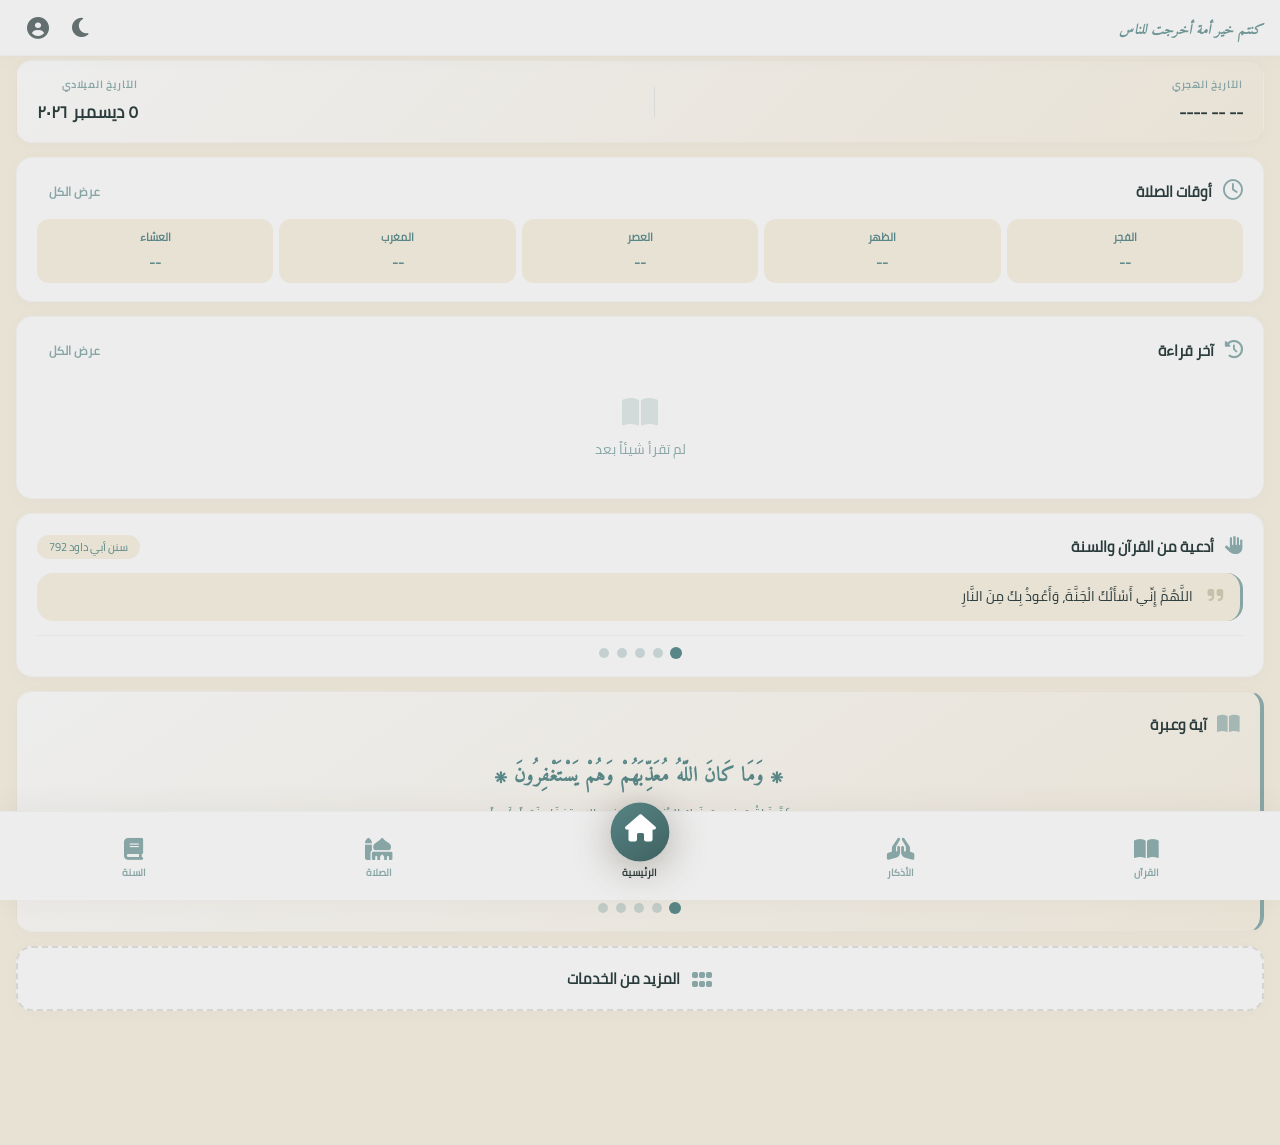
<file: index.html>
<!DOCTYPE html>
<html lang="ar" dir="rtl">
<head>
    <meta charset="UTF-8" />
    <meta name="viewport" content="width=device-width, initial-scale=1.0, maximum-scale=1.0, user-scalable=no" />
    <title>خير أمة - التطبيق الإسلامي</title>
    
    <link href="https://fonts.googleapis.com/css2?family=Tajawal:wght@400;500;700;800&display=swap" rel="stylesheet" />
    <link rel="stylesheet" href="https://cdnjs.cloudflare.com/ajax/libs/font-awesome/6.5.2/css/all.min.css" />
    
    <link rel="stylesheet" href="variables.css" />
    <link rel="stylesheet" href="style.css" />
</head>
<body>

    <!-- ========================================= -->
    <!-- الشريط العلوي                            -->
    <!-- ========================================= -->
    <header class="main-header" id="mainHeader">
        <div class="header-content">
            <div class="header-right">
                <span class="ayah-text">كنتم خير أمة أخرجت للناس</span>
            </div>
            <div class="header-left">
                <button class="header-btn theme-toggle" id="themeToggle">
                    <i class="fa-solid fa-moon"></i>
                </button>
                <button class="header-btn profile-btn" id="profileBtn">
                    <i class="fa-solid fa-circle-user"></i>
                </button>
            </div>
        </div>
    </header>

    <!-- ========================================= -->
    <!-- المحتوى الرئيسي                          -->
    <!-- ========================================= -->
    <main class="main-content">

        <!-- ===== التاريخ ===== -->
        <section class="card date-card">
            <div class="date-hijri">
                <span class="date-label">التاريخ الهجري</span>
                <span class="date-value" id="hijriDate">جاري التحميل...</span>
            </div>
            <div class="date-divider"></div>
            <div class="date-gregorian">
                <span class="date-label">التاريخ الميلادي</span>
                <span class="date-value" id="gregorianDate">--</span>
            </div>
        </section>

        <!-- ===== أوقات الصلاة ===== -->
        <section class="card prayer-mini">
            <div class="prayer-mini-header">
                <span><i class="fa-regular fa-clock"></i> أوقات الصلاة</span>
                <a href="./prayer/index.html" class="btn-link">عرض الكل</a>
            </div>
            <div class="prayer-mini-grid" id="prayerMiniGrid">
                <div class="prayer-mini-item"><span class="p-name">الفجر</span><span class="p-time" id="miniFajr">--</span></div>
                <div class="prayer-mini-item"><span class="p-name">الظهر</span><span class="p-time" id="miniDhuhr">--</span></div>
                <div class="prayer-mini-item"><span class="p-name">العصر</span><span class="p-time" id="miniAsr">--</span></div>
                <div class="prayer-mini-item"><span class="p-name">المغرب</span><span class="p-time" id="miniMaghrib">--</span></div>
                <div class="prayer-mini-item"><span class="p-name">العشاء</span><span class="p-time" id="miniIsha">--</span></div>
            </div>
        </section>

        <!-- ===== آخر قراءة ===== -->
        <section class="card recent-card">
            <div class="card-header">
                <span><i class="fa-solid fa-clock-rotate-left"></i> آخر قراءة</span>
                <button class="btn-link" id="viewAllRecent">عرض الكل</button>
            </div>
            <div class="recent-content" id="recentContent">
                <div class="empty-state">
                    <i class="fa-solid fa-book-open"></i>
                    <span>لم تقرأ شيئاً بعد</span>
                </div>
            </div>
        </section>

        <!-- ===== أدعية من القرآن والسنة ===== -->
        <section class="card dua-card">
            <div class="card-header">
                <span><i class="fa-solid fa-hand"></i> أدعية من القرآن والسنة</span>
                <span class="dua-source" id="duaSource">--</span>
            </div>
            <div class="dua-content">
                <div class="dua-item">
                    <i class="fa-solid fa-quote-right"></i>
                    <span class="dua-text" id="randomDua">جاري التحميل...</span>
                </div>
            </div>
            <!-- نقاط التبديل -->
            <div class="dots-container" id="duaDots">
                <span class="dot active" data-index="0"></span>
                <span class="dot" data-index="1"></span>
                <span class="dot" data-index="2"></span>
                <span class="dot" data-index="3"></span>
                <span class="dot" data-index="4"></span>
            </div>
        </section>

        <!-- ===== آية وعبرة ===== -->
        <section class="card verse-card">
            <div class="verse-header">
                <i class="fa-solid fa-book-open"></i>
                <span>آية وعبرة</span>
            </div>
            <div class="verse-content">
                <p class="verse-text" id="verseText">جاري التحميل...</p>
                <span class="verse-ref" id="verseRef">--</span>
                <p class="verse-lesson" id="verseLesson">--</p>
            </div>
            <!-- نقاط التبديل -->
            <div class="dots-container" id="verseDots">
                <span class="dot active" data-index="0"></span>
                <span class="dot" data-index="1"></span>
                <span class="dot" data-index="2"></span>
                <span class="dot" data-index="3"></span>
                <span class="dot" data-index="4"></span>
            </div>
        </section>

        <!-- ===== زر المزيد ===== -->
        <button class="card more-btn" id="moreBtn">
            <i class="fa-solid fa-grip"></i>
            <span>المزيد من الخدمات</span>
        </button>

    </main>

    <!-- ========================================= -->
    <!-- مودال المزيد                             -->
    <!-- ========================================= -->
    <div class="modal-overlay" id="moreModal">
        <div class="modal-content">
            <div class="modal-header">
                <h2><i class="fa-solid fa-grip"></i> المزيد</h2>
                <button class="modal-close" id="modalClose">
                    <i class="fa-solid fa-xmark"></i>
                </button>
            </div>
            <div class="modal-grid">
                <button class="modal-item"><i class="fa-solid fa-book"></i><span>المكتبة</span></button>
                <button class="modal-item"><i class="fa-solid fa-users"></i><span>القصص</span></button>
                <button class="modal-item"><i class="fa-solid fa-flag"></i><span>السيرة</span></button>
                <button class="modal-item"><i class="fa-solid fa-scale-balanced"></i><span>الفتاوى</span></button>
                <button class="modal-item"><i class="fa-regular fa-compass"></i><span>القبلة</span></button>
                <button class="modal-item"><i class="fa-solid fa-gear"></i><span>الإعدادات</span></button>
            </div>
        </div>
    </div>

    <!-- ========================================= -->
    <!-- مودال البروفايل                          -->
    <!-- ========================================= -->
    <div class="modal-overlay profile-modal" id="profileModal">
        <div class="modal-content profile-content">
            <div class="modal-header">
                <h2><i class="fa-solid fa-circle-user"></i> الملف الشخصي</h2>
                <button class="modal-close" id="profileClose">
                    <i class="fa-solid fa-xmark"></i>
                </button>
            </div>
            <div class="profile-body">
                <div class="profile-avatar">
                    <i class="fa-solid fa-circle-user"></i>
                </div>
                <div class="profile-info">
                    <div class="profile-field">
                        <label>الاسم</label>
                        <input type="text" id="profileName" placeholder="أدخل اسمك" />
                    </div>
                    <div class="profile-field">
                        <label>المدينة</label>
                        <input type="text" id="profileCity" placeholder="أدخل مدينتك" />
                    </div>
                    <div class="profile-field">
                        <label>الدولة</label>
                        <input type="text" id="profileCountry" placeholder="أدخل دولتك" />
                    </div>
                </div>
                <button class="btn-primary profile-save" id="profileSave">حفظ التغييرات</button>
            </div>
        </div>
    </div>

    <!-- ========================================= -->
    <!-- الشريط السفلي                            -->
    <!-- ========================================= -->
    <nav class="bottom-nav" id="bottomNav">
        <div class="nav-items">
            <a href="./quran/index.html" class="nav-item" data-nav="quran">
                <i class="fa-solid fa-book-open"></i>
                <span>القرآن</span>
            </a>
            <a href="./adkar/index.html" class="nav-item" data-nav="adkar">
                <i class="fa-solid fa-hands-praying"></i>
                <span>الأذكار</span>
            </a>
            <a href="./index.html" class="nav-item nav-home active" data-nav="home">
                <div class="nav-home-icon">
                    <i class="fa-solid fa-house"></i>
                </div>
                <span>الرئيسية</span>
            </a>
            <a href="./prayer/index.html" class="nav-item" data-nav="prayer">
                <i class="fa-solid fa-mosque"></i>
                <span>الصلاة</span>
            </a>
            <a href="./sunah/index.html" class="nav-item" data-nav="sunah">
                <i class="fa-solid fa-book"></i>
                <span>السنة</span>
            </a>
        </div>
    </nav>

    <script src="main.js"></script>
</body>
</html>
</file>
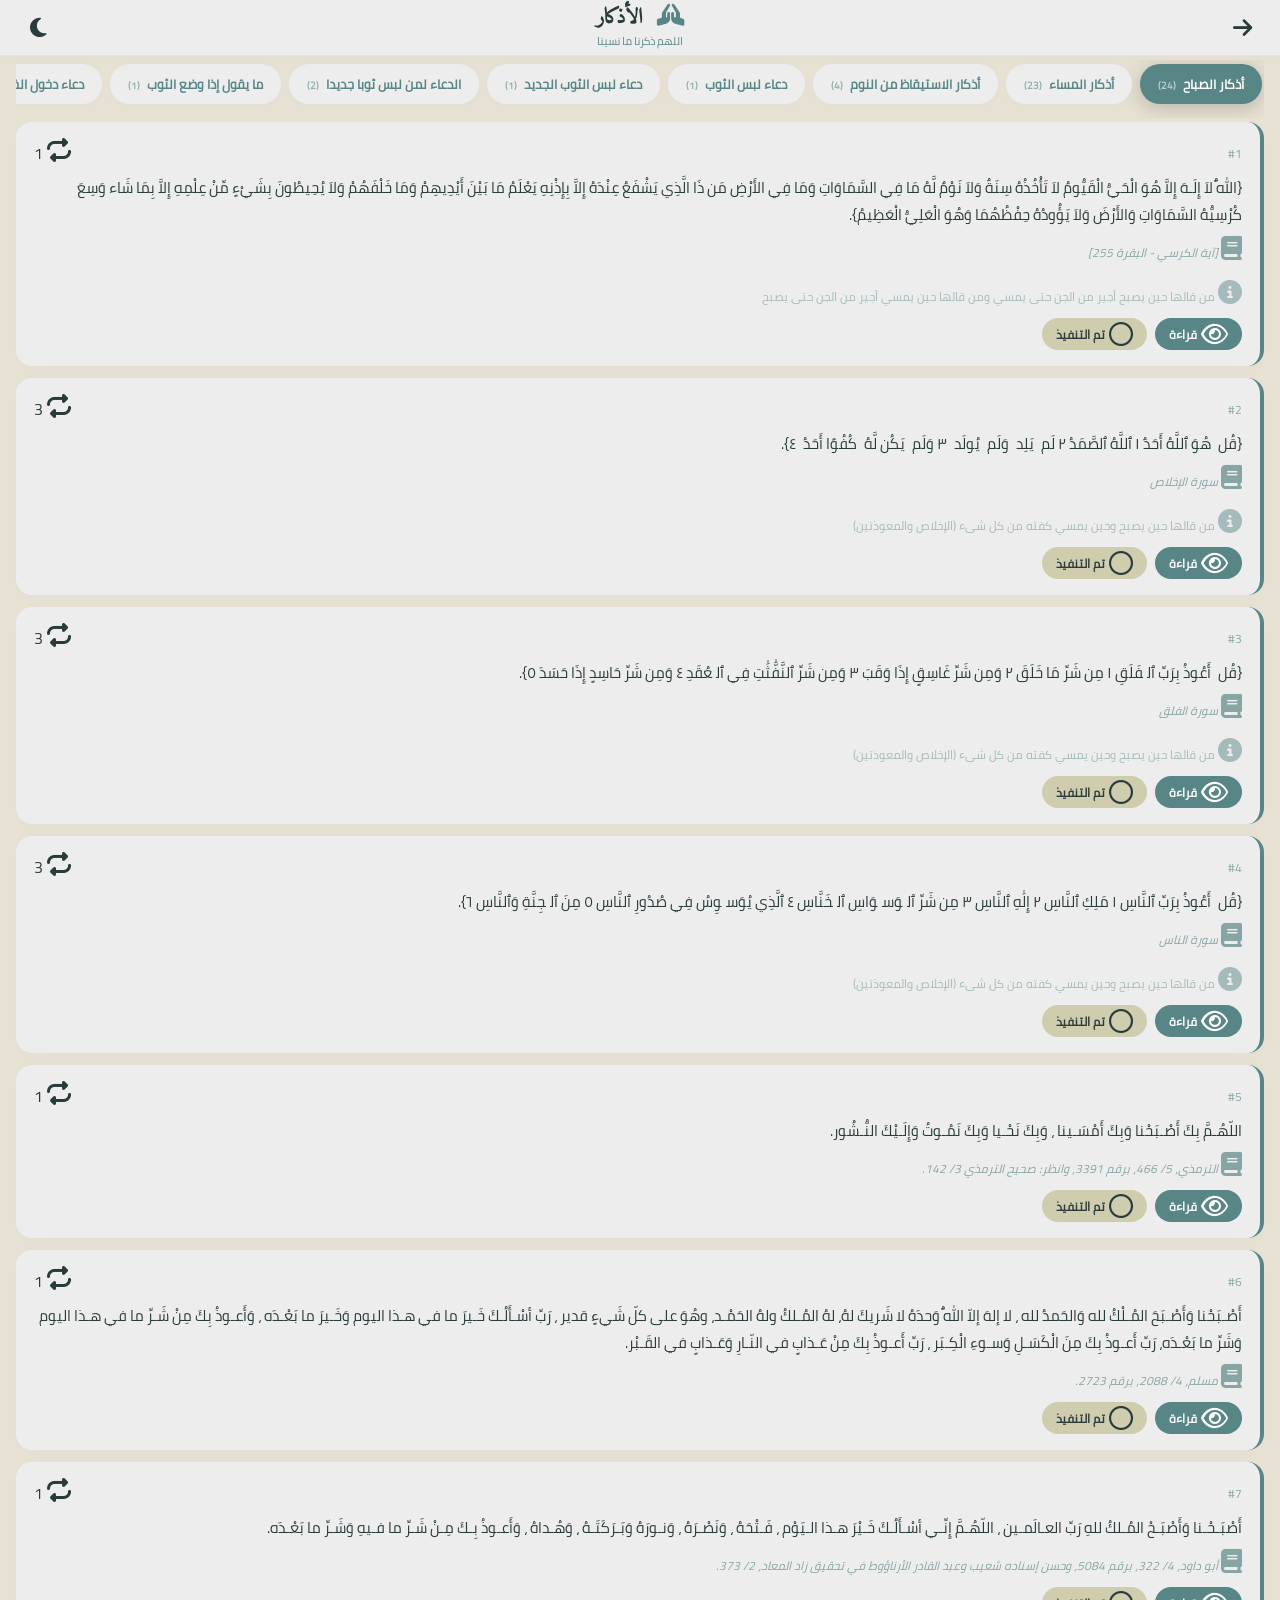
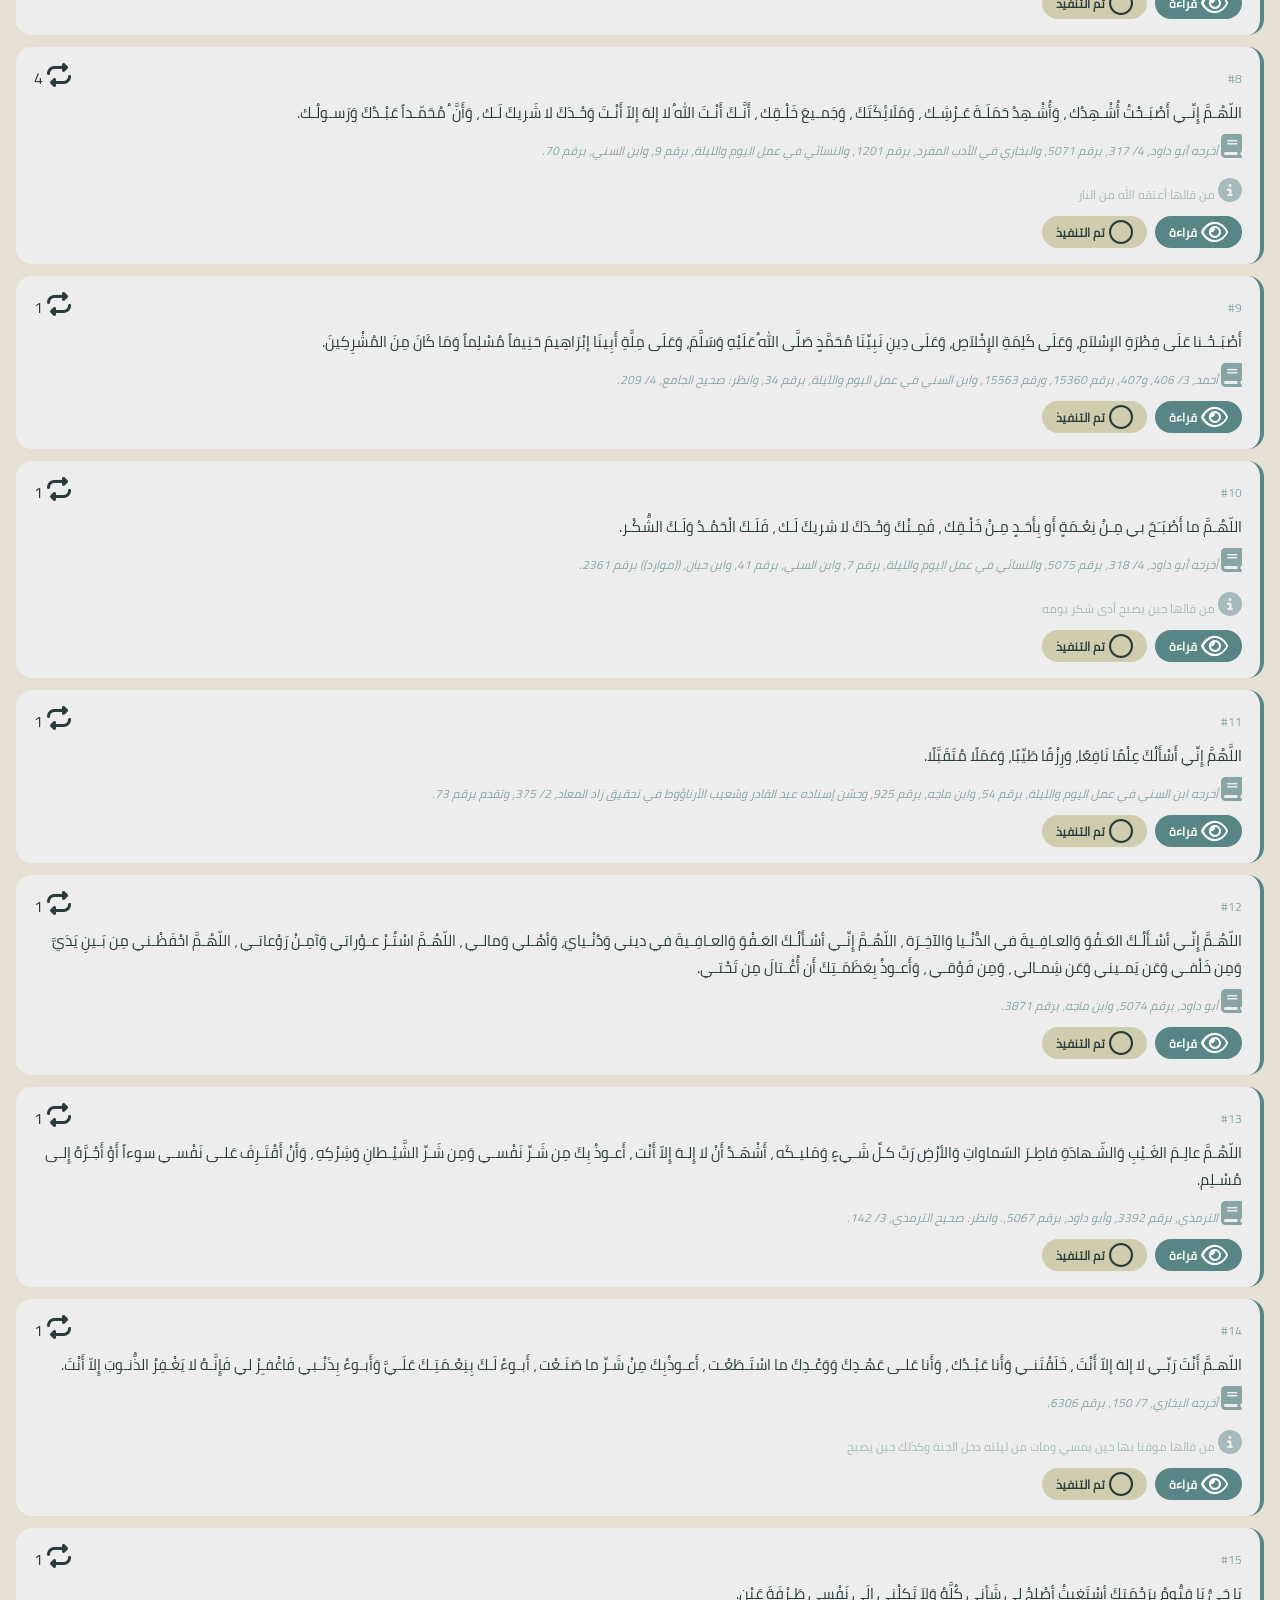
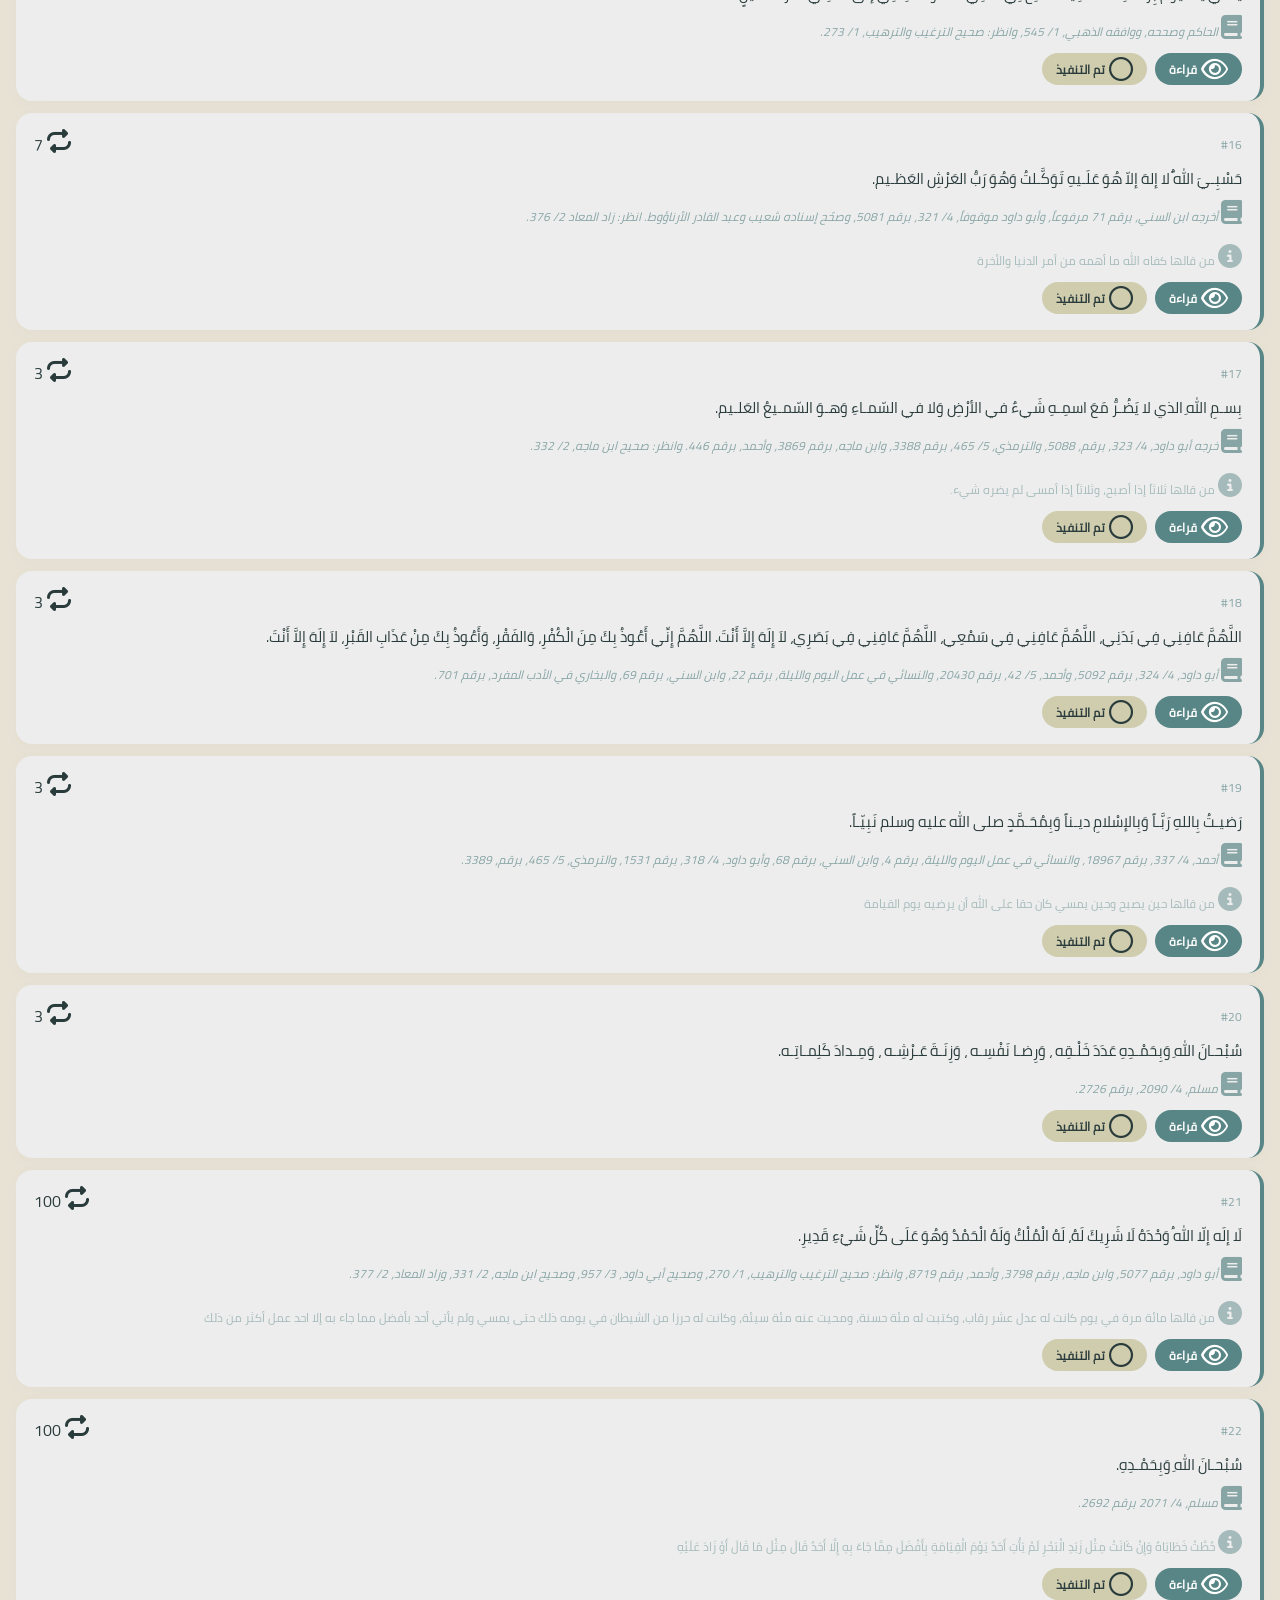
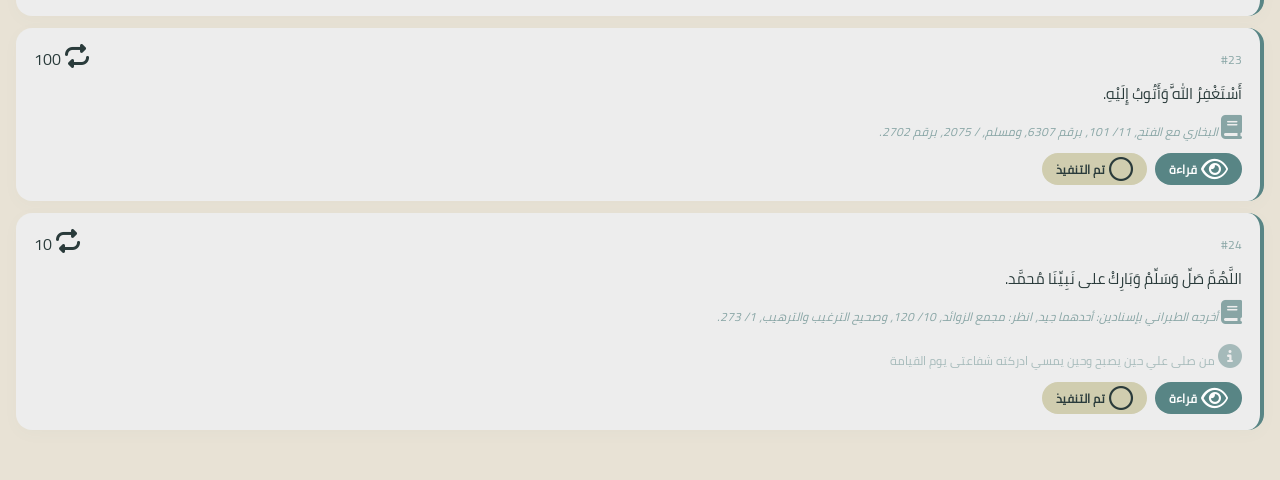
<file: adkar/index.html>
<!DOCTYPE html>
<html lang="ar" dir="rtl">
<head>
    <meta charset="UTF-8" />
    <meta name="viewport" content="width=device-width, initial-scale=1.0, maximum-scale=1.0, user-scalable=no" />
    <title>خير أمة - الأذكار</title>
    
    <link href="https://fonts.googleapis.com/css2?family=Tajawal:wght@400;500;700;800&display=swap" rel="stylesheet" />
    <link rel="stylesheet" href="https://cdnjs.cloudflare.com/ajax/libs/font-awesome/6.5.2/css/all.min.css" />
    
    <link rel="stylesheet" href="../variables.css" />
    <link rel="stylesheet" href="style.css" />
</head>
<body>

    <!-- ===== الشريط العلوي ===== -->
    <header class="main-header" id="mainHeader">
        <div class="header-content">
            <a href="../index.html" class="back-btn">
                <i class="fa-solid fa-arrow-right"></i>
            </a>
            <div class="header-title">
                <h1><i class="fa-solid fa-hands-praying"></i> الأذكار</h1>
                <span>اللهم ذكرنا ما نسينا</span>
            </div>
            <button class="header-btn theme-toggle" id="themeToggle">
                <i class="fa-solid fa-moon"></i>
            </button>
        </div>
    </header>

    <!-- ===== المحتوى ===== -->
    <main class="main-content">
        
        <div class="loading-state" id="loadingState">
            <i class="fa-solid fa-spinner spin"></i>
            <span>جاري تحميل الأذكار...</span>
        </div>

        <div class="categories-tabs" id="categoriesTabs"></div>
        <div class="azkar-list" id="azkarList"></div>

    </main>

    <!-- ===== مودال الذكر ===== -->
    <div class="modal-overlay" id="zekrModal">
        <div class="modal-content zekr-modal-content">
            <div class="modal-header">
                <h2 id="modalZekrTitle">الذكر</h2>
                <button class="modal-close" id="modalZekrClose">
                    <i class="fa-solid fa-xmark"></i>
                </button>
            </div>
            <div class="zekr-modal-body">
                <div class="modal-zekr-text" id="modalZekrText"></div>
                <div class="modal-zekr-meta">
                    <span id="modalZekrRef"></span>
                    <span id="modalZekrCount"></span>
                </div>
                <div class="modal-actions">
                    <button class="btn-copy" id="modalCopyBtn">
                        <i class="fa-regular fa-copy"></i> نسخ
                    </button>
                    <button class="btn-done" id="modalDoneBtn">
                        <i class="fa-regular fa-circle"></i> تم التنفيذ
                    </button>
                </div>
            </div>
        </div>
    </div>

    <script src="main.js"></script>
</body>
</html>
</file>
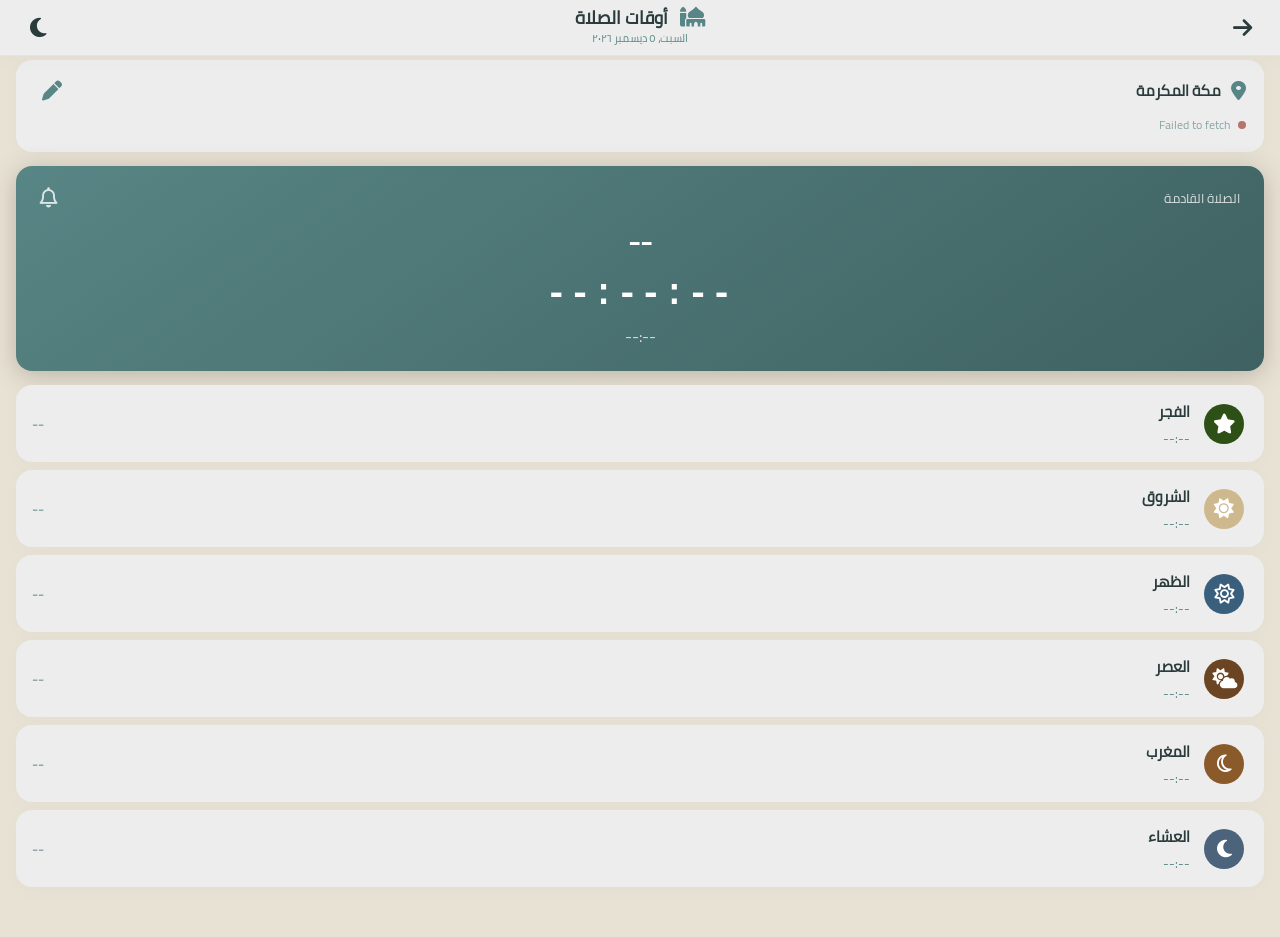
<file: prayer/index.html>
<!DOCTYPE html>
<html lang="ar" dir="rtl">
<head>
    <meta charset="UTF-8" />
    <meta name="viewport" content="width=device-width, initial-scale=1.0, maximum-scale=1.0, user-scalable=no" />
    <title>خير أمة - أوقات الصلاة</title>
    
    <link href="https://fonts.googleapis.com/css2?family=Tajawal:wght@400;500;700;800&display=swap" rel="stylesheet" />
    <link rel="stylesheet" href="https://cdnjs.cloudflare.com/ajax/libs/font-awesome/6.5.2/css/all.min.css" />
    
    <link rel="stylesheet" href="../variables.css" />
    <link rel="stylesheet" href="style.css" />
</head>
<body>

    <!-- ===== الشريط العلوي ===== -->
    <header class="main-header" id="mainHeader">
        <div class="header-content">
            <a href="../index.html" class="back-btn">
                <i class="fa-solid fa-arrow-right"></i>
            </a>
            <div class="header-title">
                <h1><i class="fa-solid fa-mosque"></i> أوقات الصلاة</h1>
                <span id="currentDate">--</span>
            </div>
            <button class="header-btn theme-toggle" id="themeToggle">
                <i class="fa-solid fa-moon"></i>
            </button>
        </div>
    </header>

    <!-- ===== المحتوى ===== -->
    <main class="main-content">

        <!-- ===== الموقع ===== -->
        <div class="location-card">
            <div class="location-display">
                <i class="fa-solid fa-location-dot"></i>
                <span id="cityDisplay">جاري التحميل...</span>
                <button id="changeCityBtn" class="btn-icon">
                    <i class="fa-solid fa-pen"></i>
                </button>
            </div>
            <div class="location-status" id="locationStatus">
                <span class="status-dot"></span>
                <span class="status-text">جاري التحديث...</span>
            </div>
        </div>

        <!-- ===== الصلاة القادمة ===== -->
        <div class="next-prayer-card">
            <div class="next-prayer-header">
                <span>الصلاة القادمة</span>
                <i class="fa-regular fa-bell"></i>
            </div>
            <div class="next-prayer-name" id="nextPrayerName">--</div>
            <div class="next-prayer-countdown" id="nextPrayerCountdown">--:--:--</div>
            <div class="next-prayer-time" id="nextPrayerTime">--:--</div>
        </div>

        <!-- ===== قائمة الصلوات ===== -->
        <div class="prayer-times-grid">

            <!-- الفجر -->
            <div class="prayer-item" data-prayer="Fajr">
                <div class="prayer-icon" style="background: #2D5016;">
                    <i class="fa-solid fa-star"></i>
                </div>
                <div class="prayer-info">
                    <span class="prayer-name">الفجر</span>
                    <span class="prayer-time" id="FajrTime">--:--</span>
                </div>
                <div class="prayer-remaining" id="FajrRemaining">--</div>
            </div>

            <!-- الشروق -->
            <div class="prayer-item" data-prayer="Sunrise">
                <div class="prayer-icon" style="background: #CEB88E;">
                    <i class="fa-solid fa-sun"></i>
                </div>
                <div class="prayer-info">
                    <span class="prayer-name">الشروق</span>
                    <span class="prayer-time" id="SunriseTime">--:--</span>
                </div>
                <div class="prayer-remaining" id="SunriseRemaining">--</div>
            </div>

            <!-- الظهر -->
            <div class="prayer-item" data-prayer="Dhuhr">
                <div class="prayer-icon" style="background: #3A5F7D;">
                    <i class="fa-regular fa-sun"></i>
                </div>
                <div class="prayer-info">
                    <span class="prayer-name">الظهر</span>
                    <span class="prayer-time" id="DhuhrTime">--:--</span>
                </div>
                <div class="prayer-remaining" id="DhuhrRemaining">--</div>
            </div>

            <!-- العصر -->
            <div class="prayer-item" data-prayer="Asr">
                <div class="prayer-icon" style="background: #6B4423;">
                    <i class="fa-solid fa-cloud-sun"></i>
                </div>
                <div class="prayer-info">
                    <span class="prayer-name">العصر</span>
                    <span class="prayer-time" id="AsrTime">--:--</span>
                </div>
                <div class="prayer-remaining" id="AsrRemaining">--</div>
            </div>

            <!-- المغرب -->
            <div class="prayer-item" data-prayer="Maghrib">
                <div class="prayer-icon" style="background: #8B5A2B;">
                    <i class="fa-regular fa-moon"></i>
                </div>
                <div class="prayer-info">
                    <span class="prayer-name">المغرب</span>
                    <span class="prayer-time" id="MaghribTime">--:--</span>
                </div>
                <div class="prayer-remaining" id="MaghribRemaining">--</div>
            </div>

            <!-- العشاء -->
            <div class="prayer-item" data-prayer="Isha">
                <div class="prayer-icon" style="background: #4C637C;">
                    <i class="fa-solid fa-moon"></i>
                </div>
                <div class="prayer-info">
                    <span class="prayer-name">العشاء</span>
                    <span class="prayer-time" id="IshaTime">--:--</span>
                </div>
                <div class="prayer-remaining" id="IshaRemaining">--</div>
            </div>

        </div>

    </main>

    <!-- ===== مودال تغيير المدينة ===== -->
    <div class="modal-overlay" id="cityModal">
        <div class="modal-content city-modal-content">
            <div class="modal-header">
                <h2><i class="fa-solid fa-location-dot"></i> تغيير المدينة</h2>
                <button class="modal-close" id="cityModalClose">
                    <i class="fa-solid fa-xmark"></i>
                </button>
            </div>
            <div class="city-modal-body">
                <div class="search-wrapper">
                    <i class="fa-solid fa-magnifying-glass"></i>
                    <input type="text" id="cityModalInput" placeholder="ابحث عن مدينة..." />
                </div>
                <div class="city-suggestions" id="citySuggestions"></div>
                <button id="detectLocationModalBtn" class="btn-primary full-width">
                    <i class="fa-solid fa-crosshairs"></i> تحديد الموقع تلقائيا
                </button>
            </div>
        </div>
    </div>

    <script src="main.js"></script>
</body>
</html>
</file>
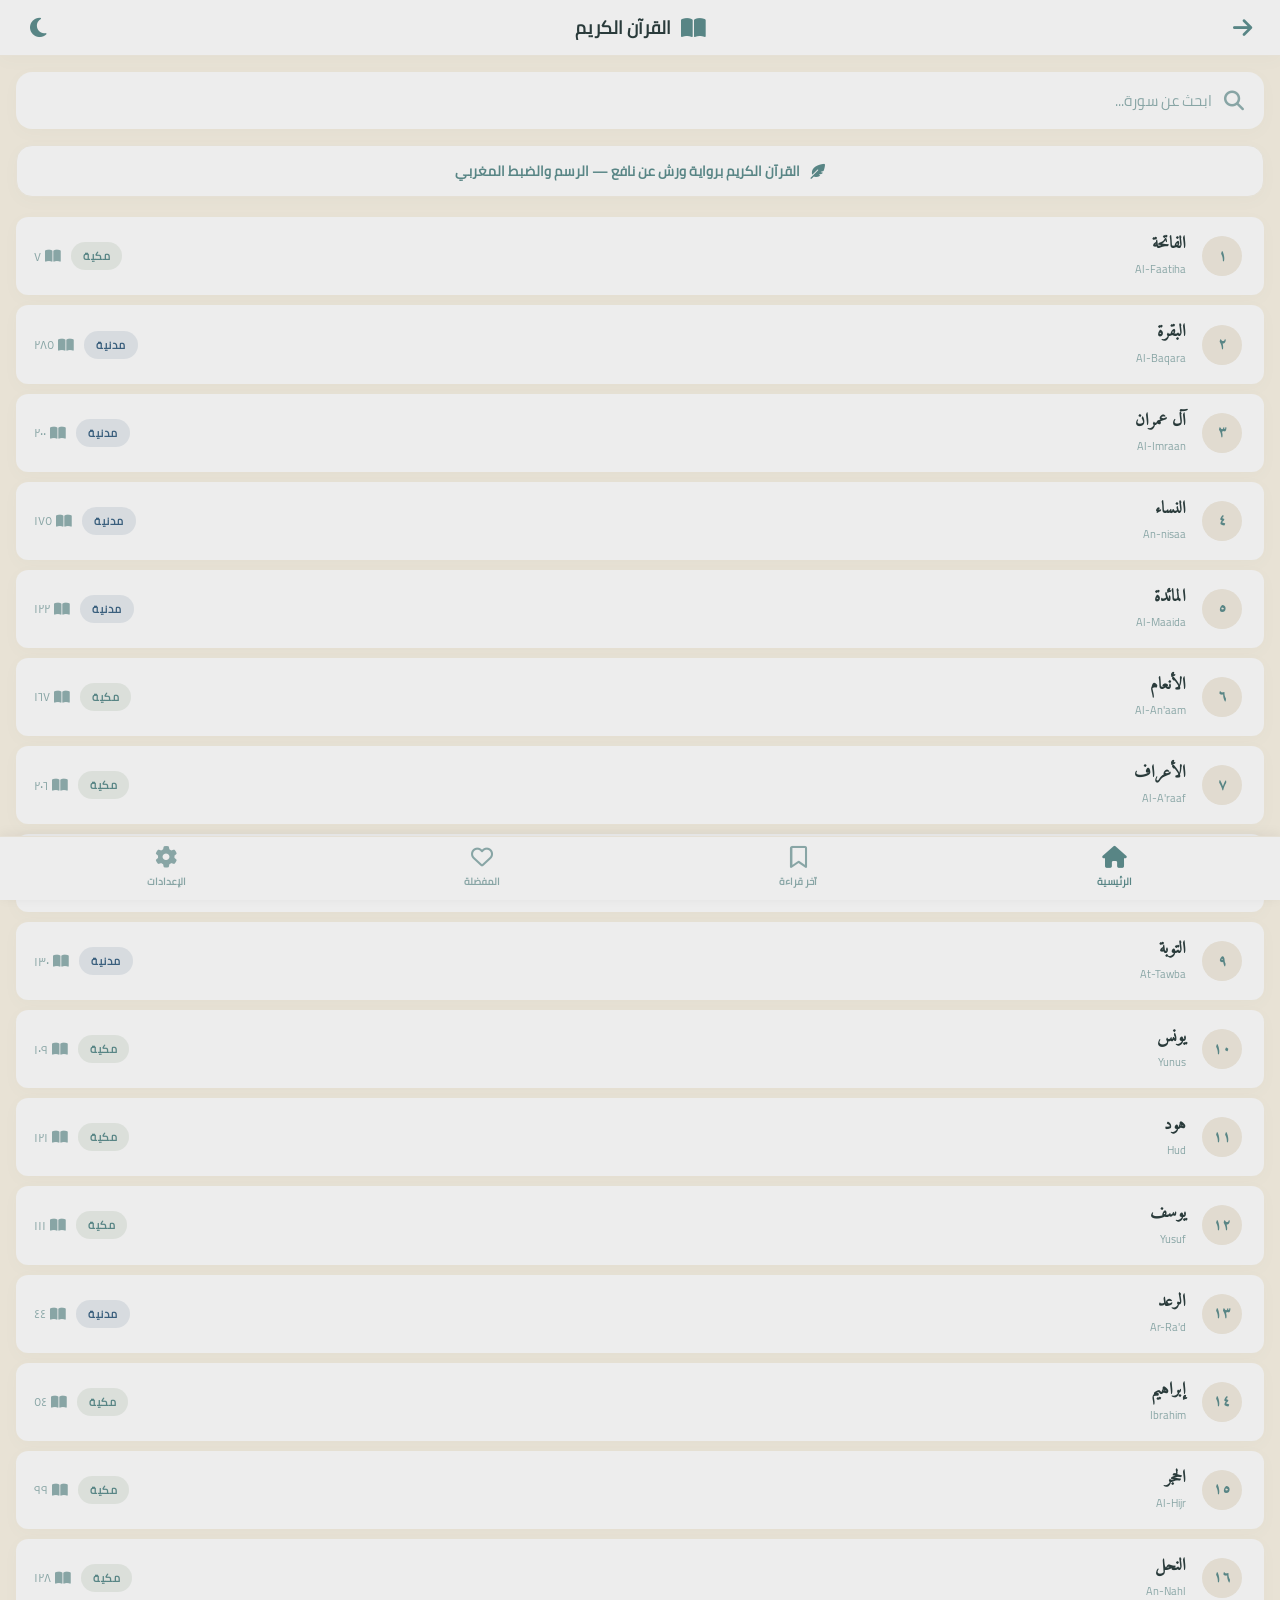
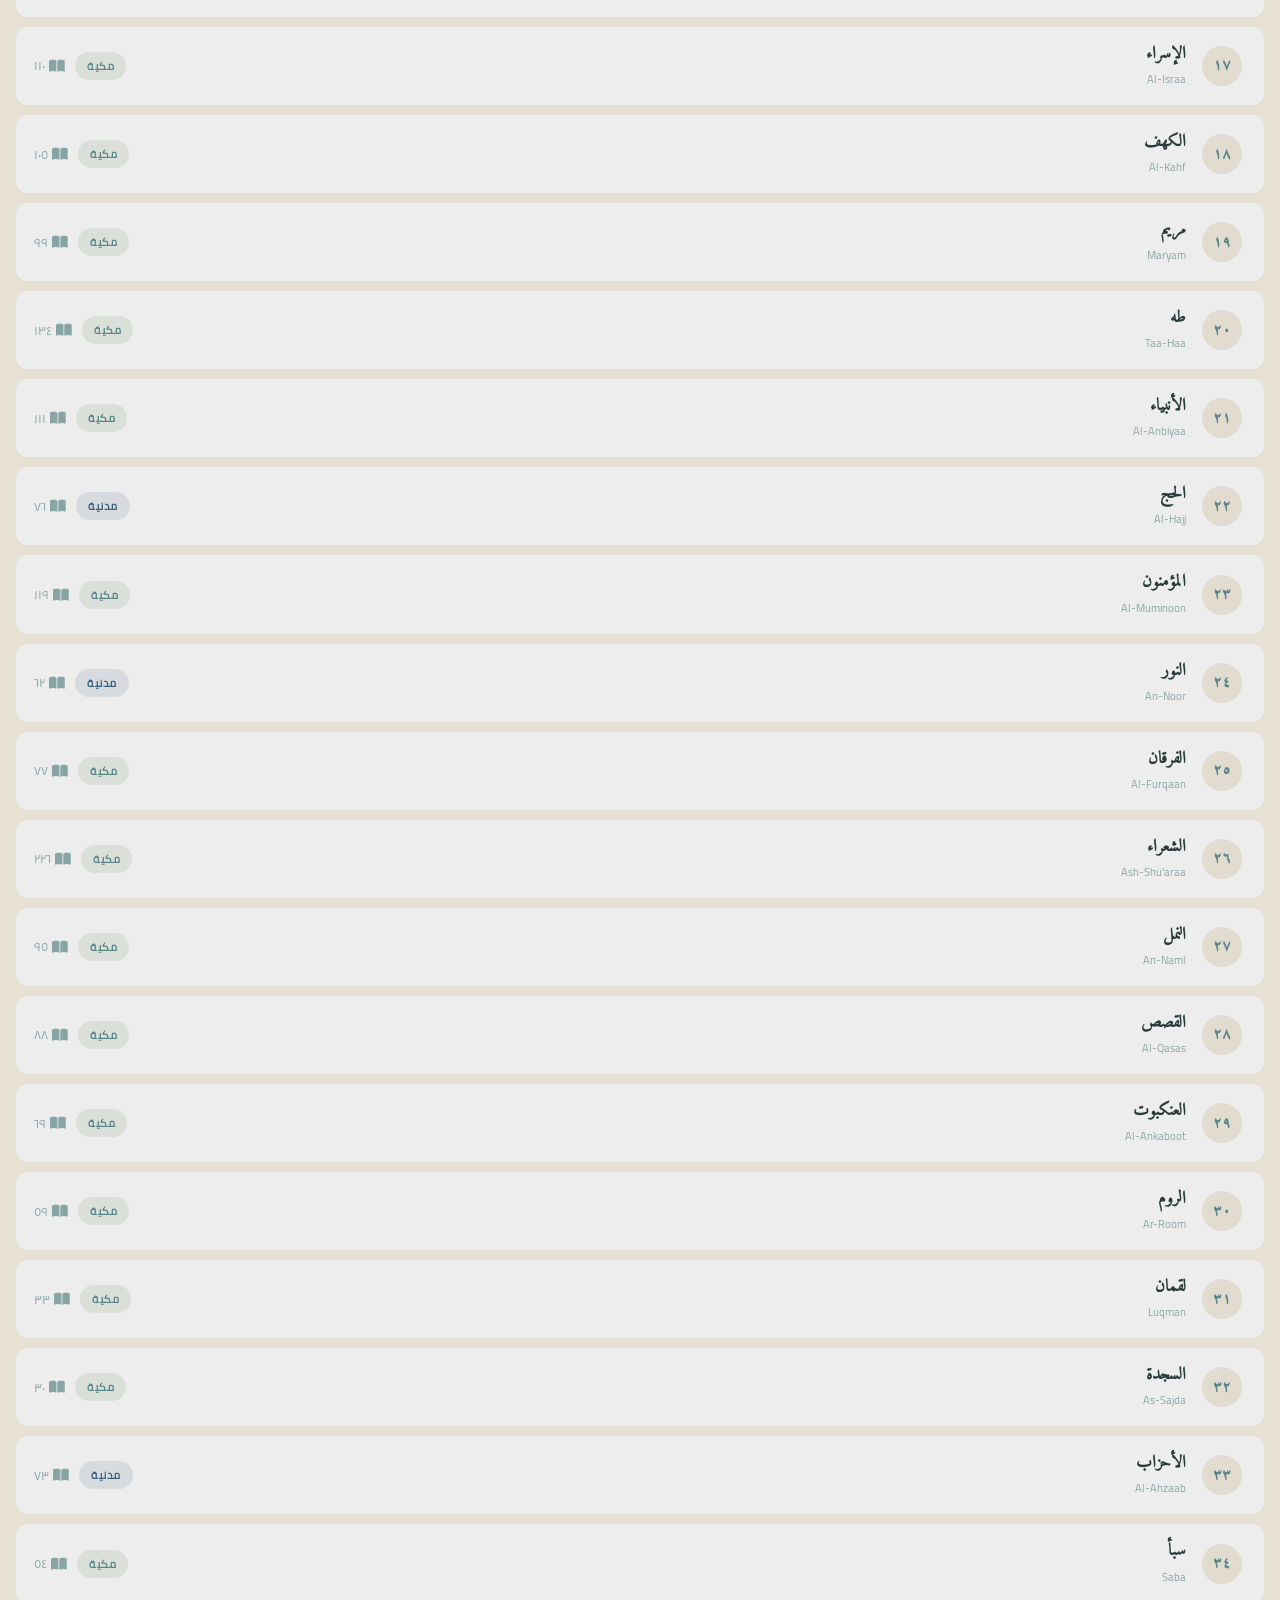
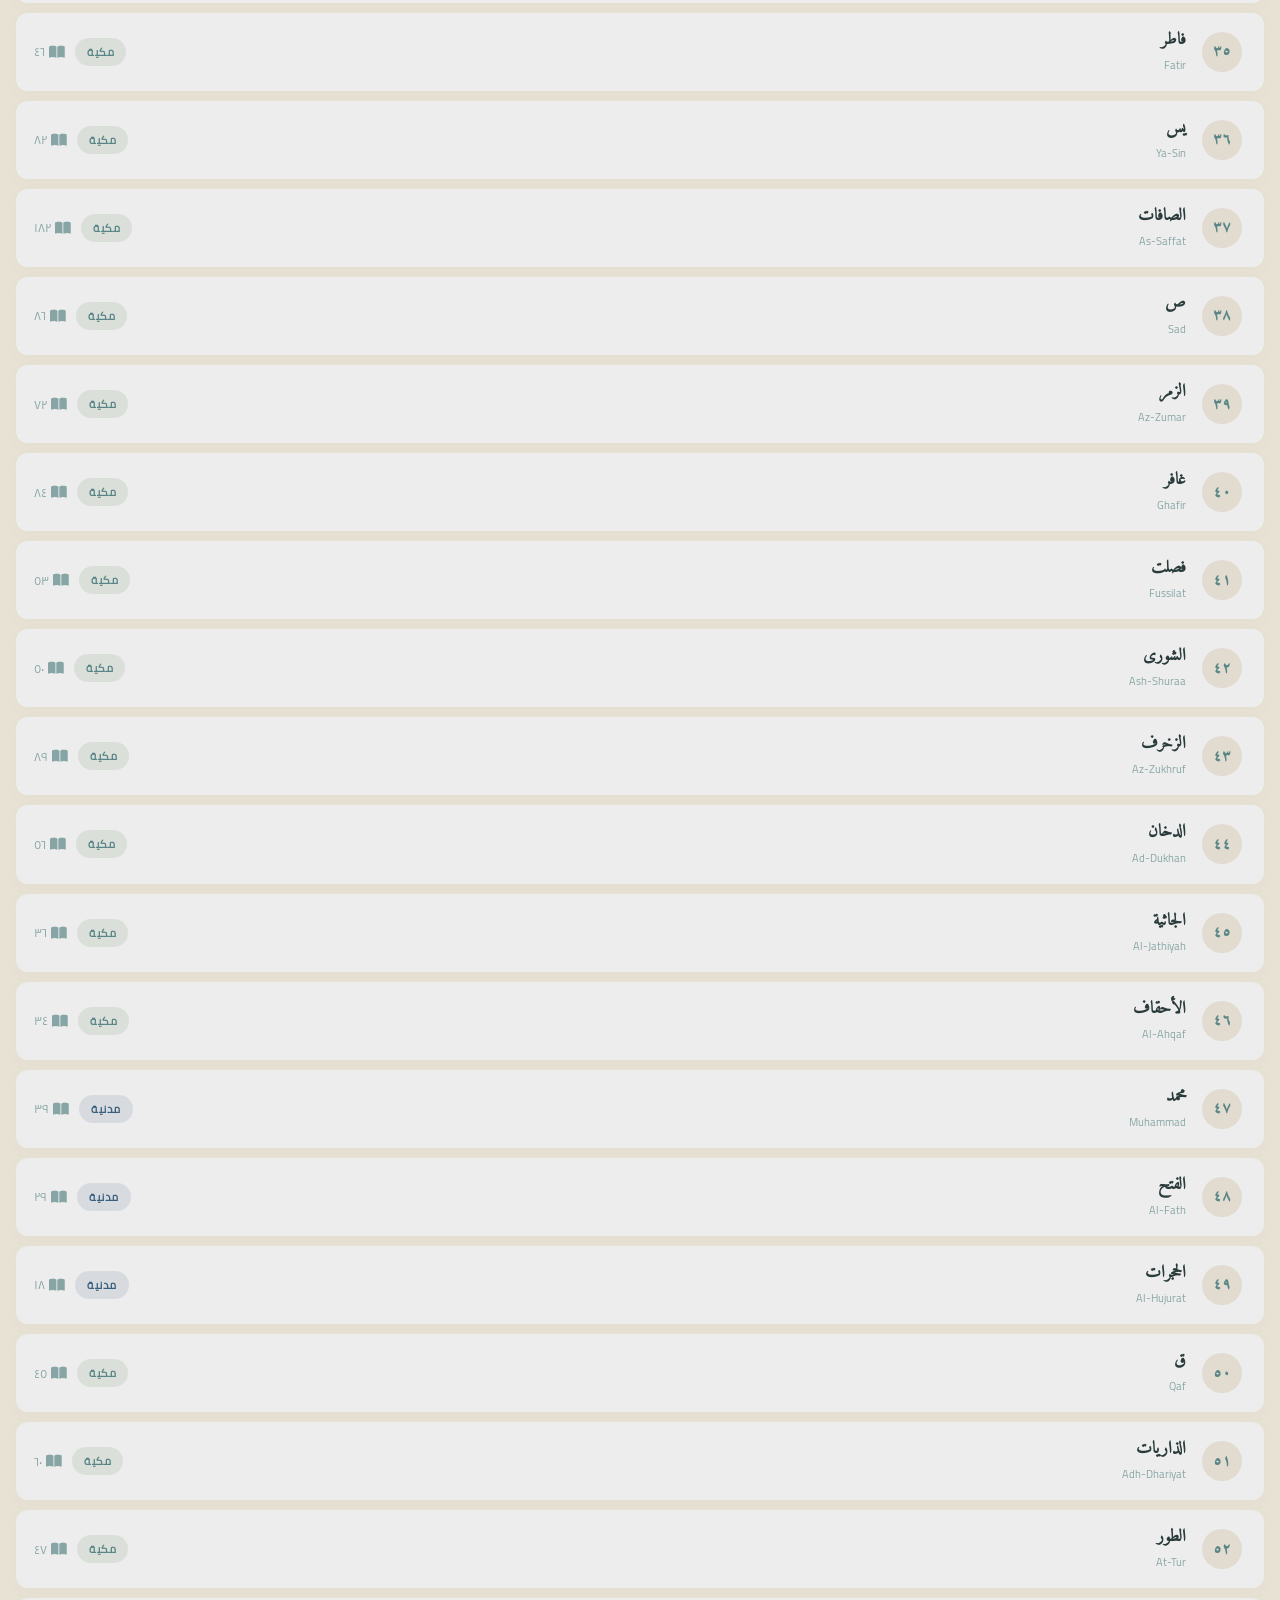
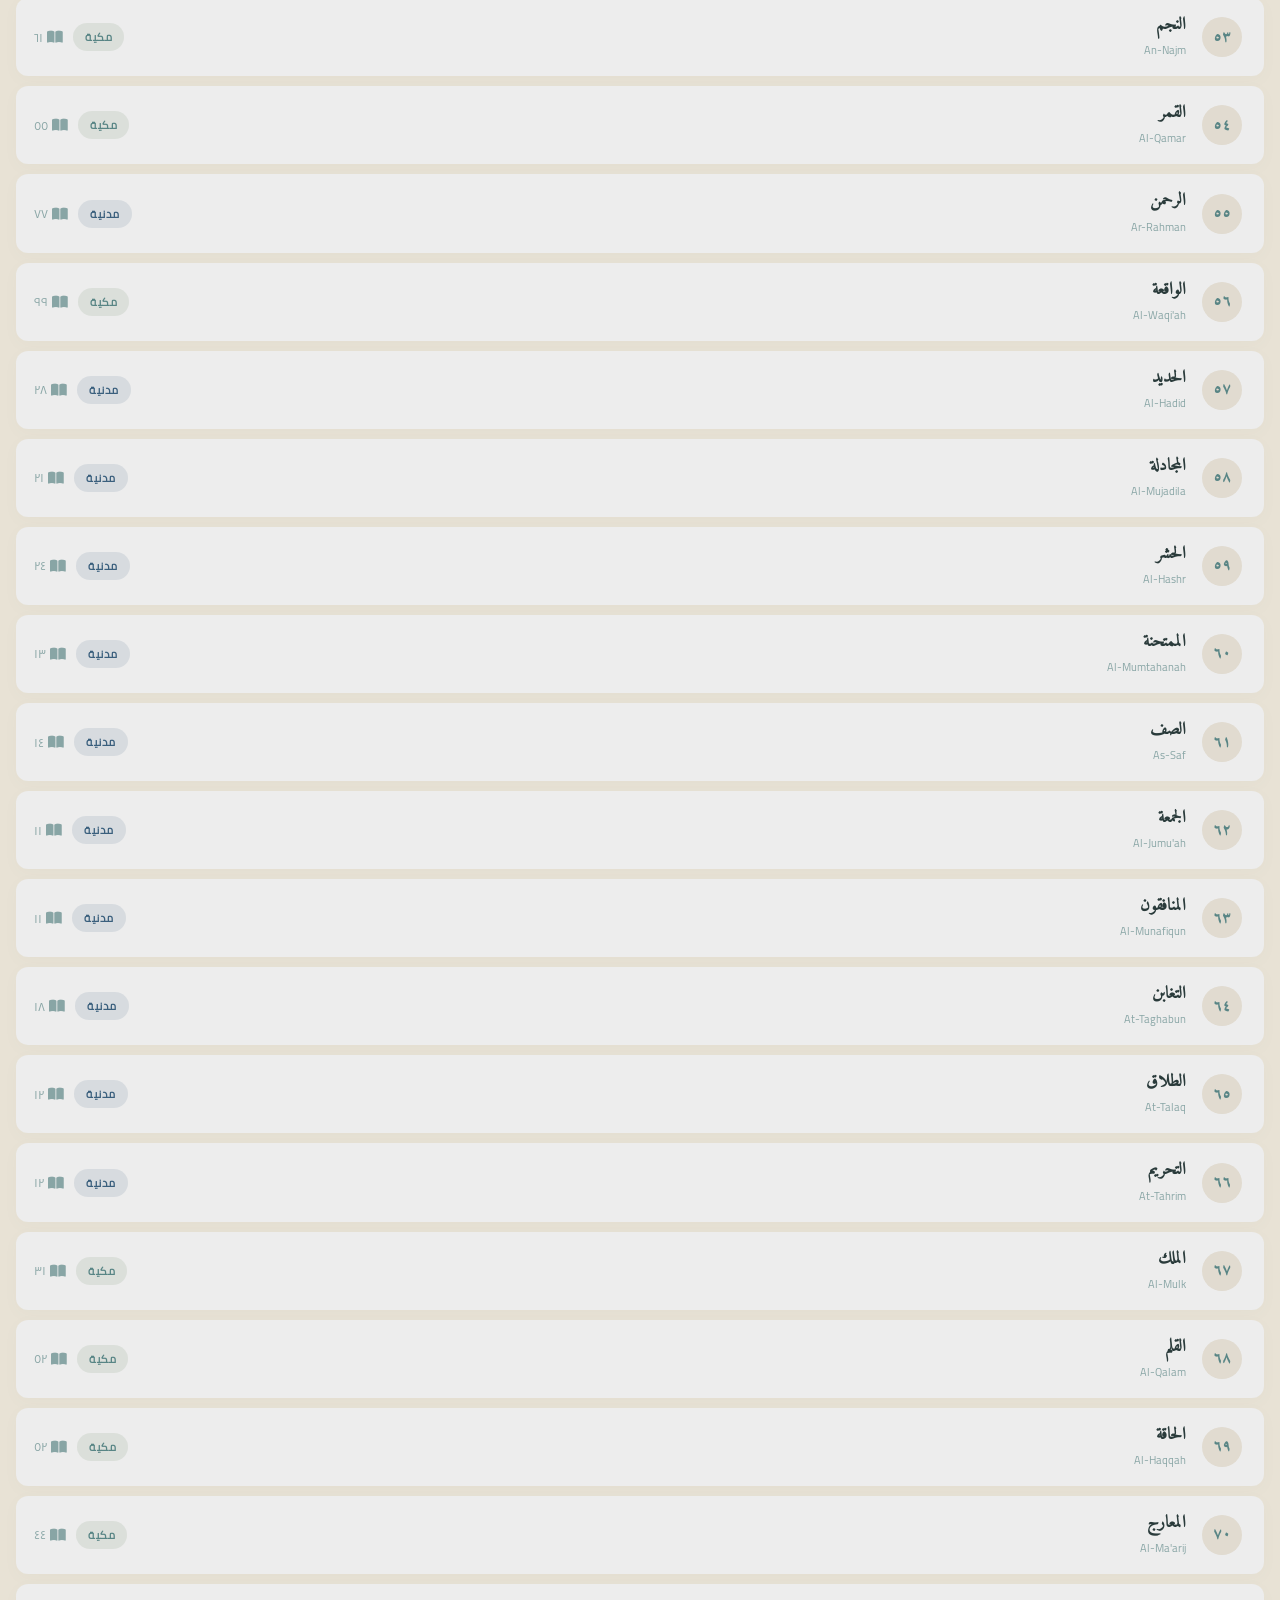
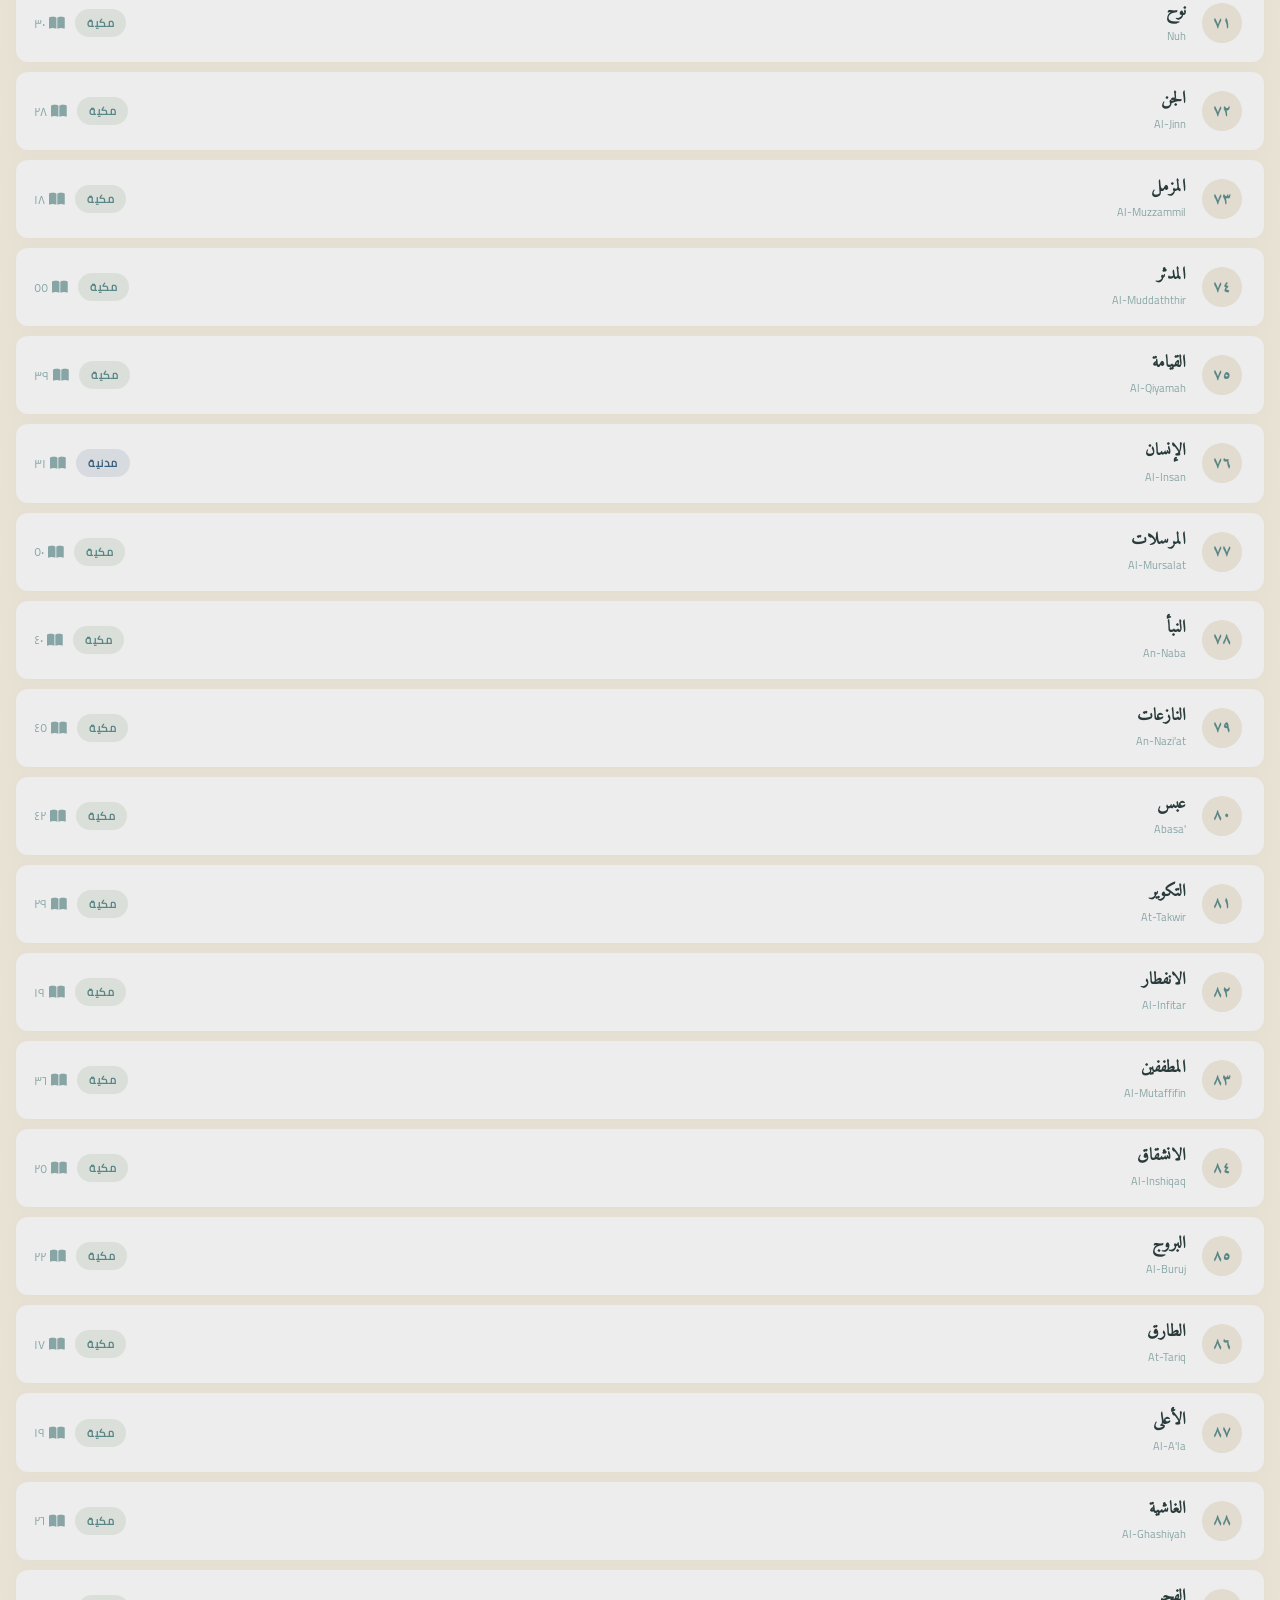
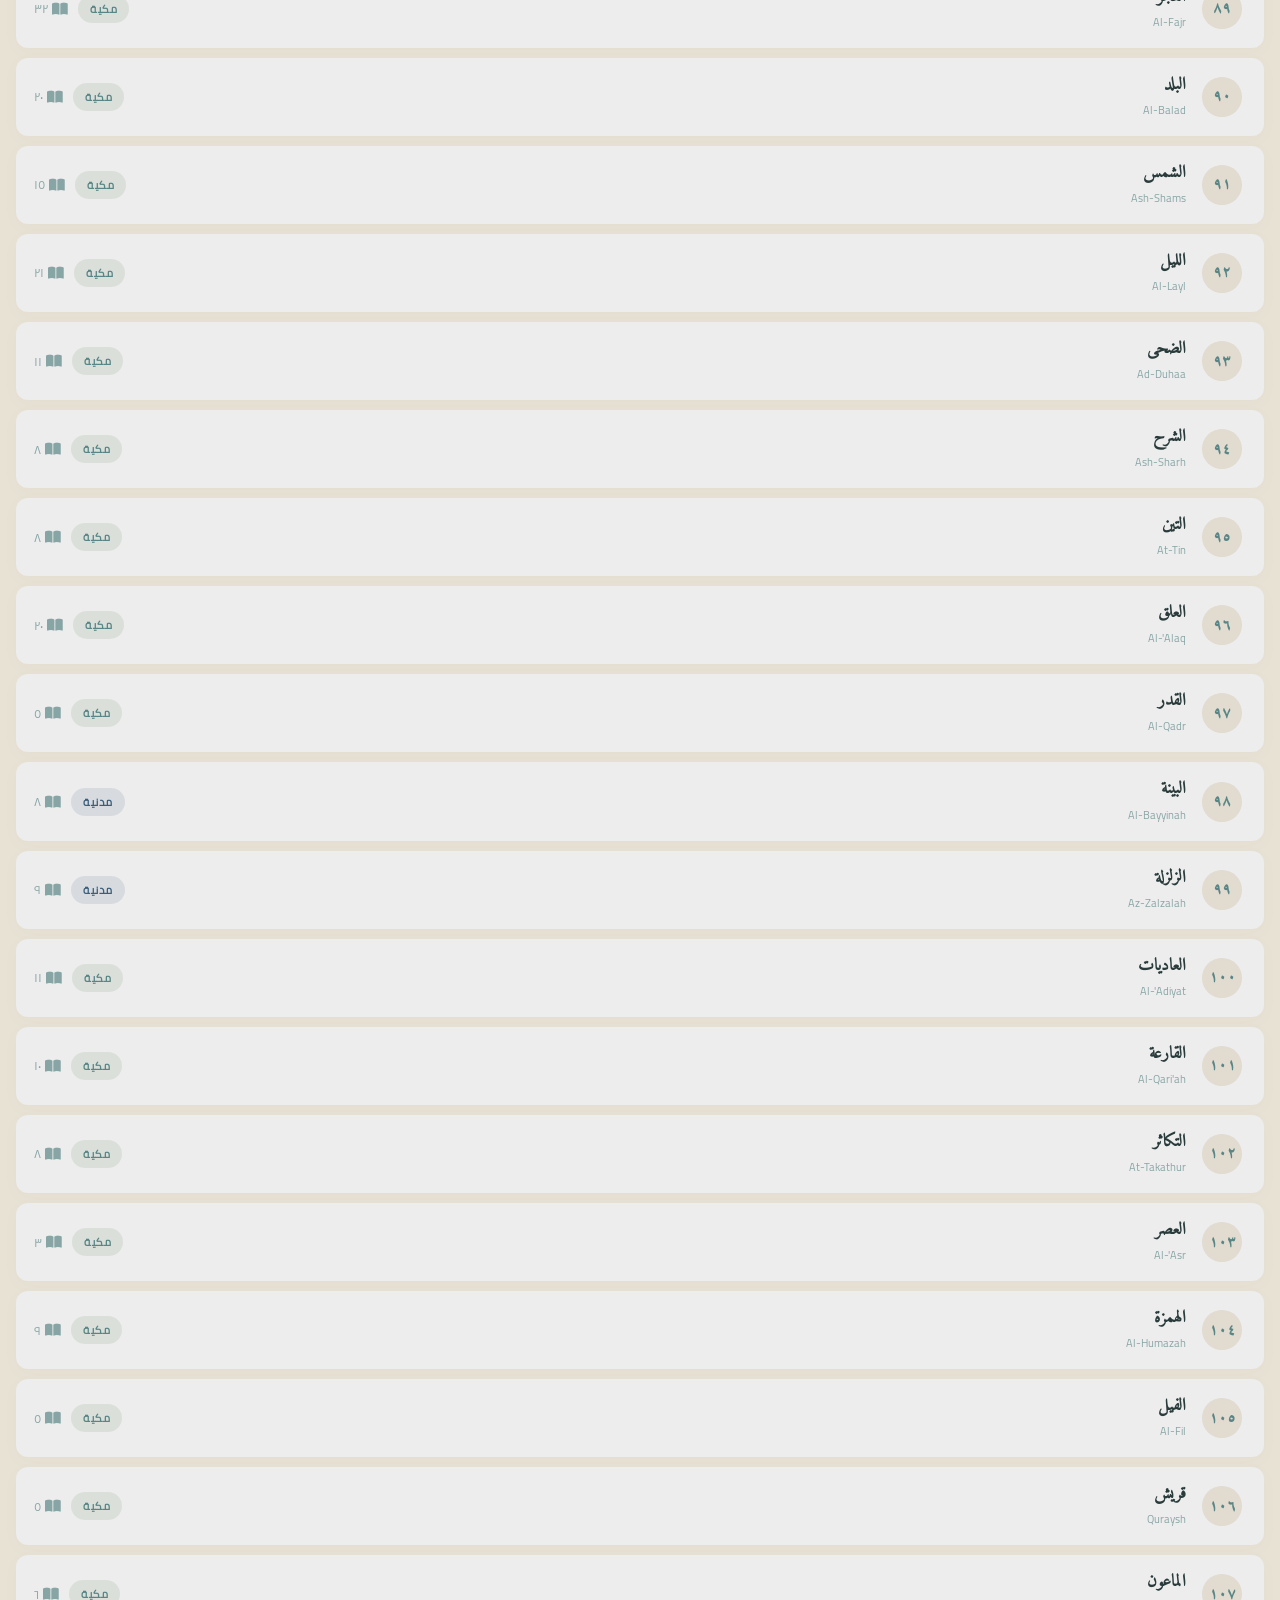
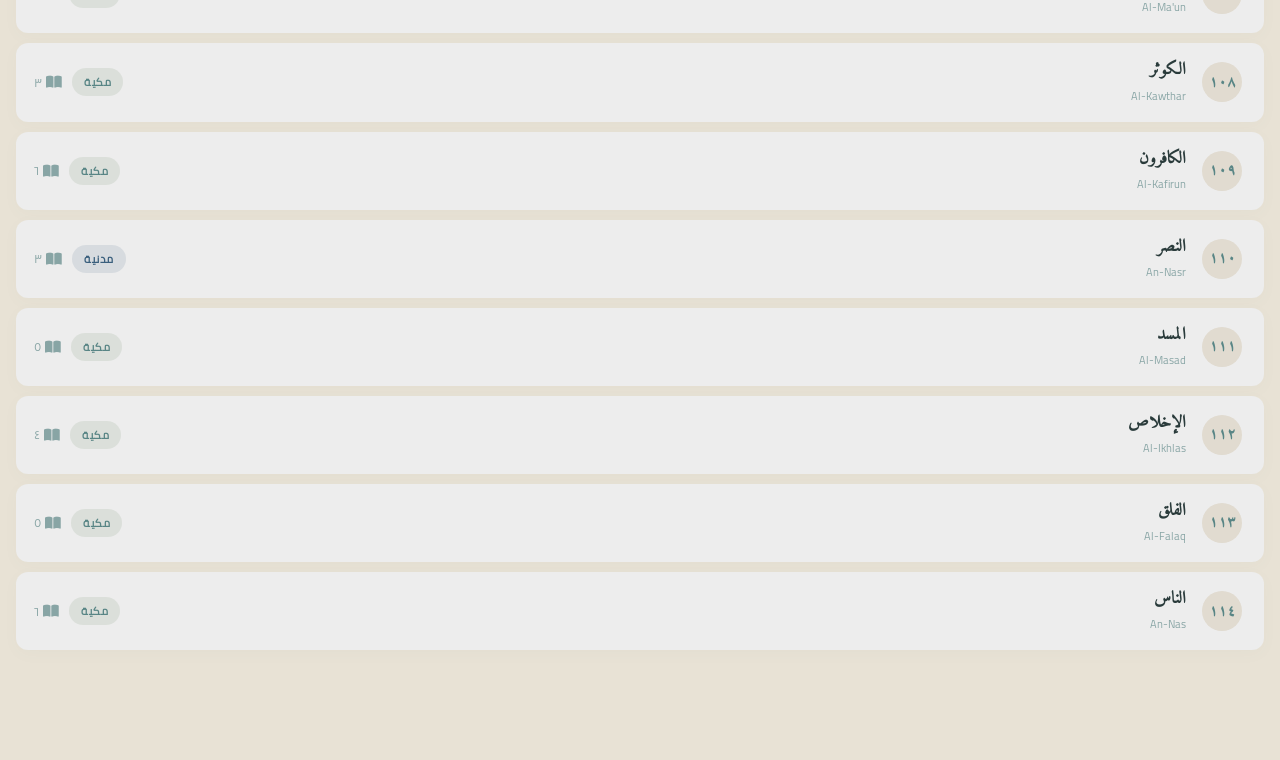
<file: quran/index.html>
<!DOCTYPE html>
<html lang="ar" dir="rtl">
<head>
    <meta charset="UTF-8" />
    <meta name="viewport" content="width=device-width, initial-scale=1.0, maximum-scale=1.0, user-scalable=no" />
    <title>خير أمة - القرآن الكريم</title>
    
    <link href="https://fonts.googleapis.com/css2?family=Tajawal:wght@400;500;700;800&display=swap" rel="stylesheet" />
    <link rel="stylesheet" href="https://cdnjs.cloudflare.com/ajax/libs/font-awesome/6.5.2/css/all.min.css" />
    <link rel="stylesheet" href="../variables.css" />
    <link rel="stylesheet" href="style.css" />
</head>
<body>

    <header class="main-header" id="mainHeader">
        <div class="header-content">
            <a href="../index.html" class="back-btn" aria-label="رجوع">
                <i class="fa-solid fa-arrow-right"></i>
            </a>
            <div class="header-title">
                <h1>
                    <span class="header-icon">
                        <i class="fa-solid fa-book-open"></i>
                    </span>
                    <span class="header-text">القرآن الكريم</span>
                </h1>
            </div>
            <button class="header-btn theme-toggle" id="themeToggle" aria-label="تبديل الوضع">
                <i class="fa-solid fa-moon"></i>
            </button>
        </div>
    </header>

    <main class="main-content">
        <div class="search-section">
            <div class="search-bar">
                <i class="fa-solid fa-magnifying-glass search-icon"></i>
                <input type="text" id="searchInput" placeholder="ابحث عن سورة..." autocomplete="off" />
                <button class="search-clear" id="searchClear" aria-label="مسح البحث">
                    <i class="fa-solid fa-circle-xmark"></i>
                </button>
            </div>
        </div>

        <div class="riwayah-note" id="statsBar">
            <i class="fa-solid fa-feather-pointed"></i>
            <span>القرآن الكريم برواية ورش عن نافع — الرسم والضبط المغربي</span>
        </div>

        <div class="loading-state" id="loadingState">
            <div class="loading-spinner">
                <i class="fa-solid fa-spinner spin"></i>
            </div>
            <span class="loading-text">جاري تحميل القرآن...</span>
        </div>

        <div class="surah-list" id="surahList"></div>

        <div class="no-results" id="noResults" style="display:none;">
            <i class="fa-solid fa-magnifying-glass no-results-icon"></i>
            <p class="no-results-text">لا توجد نتائج للبحث</p>
            <button class="no-results-btn" id="clearSearchBtn">عرض جميع السور</button>
        </div>
    </main>

    <nav class="bottom-nav" id="bottomNav">
        <a href="../index.html" class="nav-item active">
            <i class="fa-solid fa-house"></i>
            <span>الرئيسية</span>
        </a>
        <a href="#" class="nav-item" id="lastReadBtn">
            <i class="fa-regular fa-bookmark"></i>
            <span>آخر قراءة</span>
        </a>
        <a href="#" class="nav-item" id="favoritesBtn">
            <i class="fa-regular fa-heart"></i>
            <span>المفضلة</span>
        </a>
        <a href="#" class="nav-item" id="settingsBtn">
            <i class="fa-solid fa-gear"></i>
            <span>الإعدادات</span>
        </a>
    </nav>

    <script src="main.js"></script>
</body>
</html>
</file>
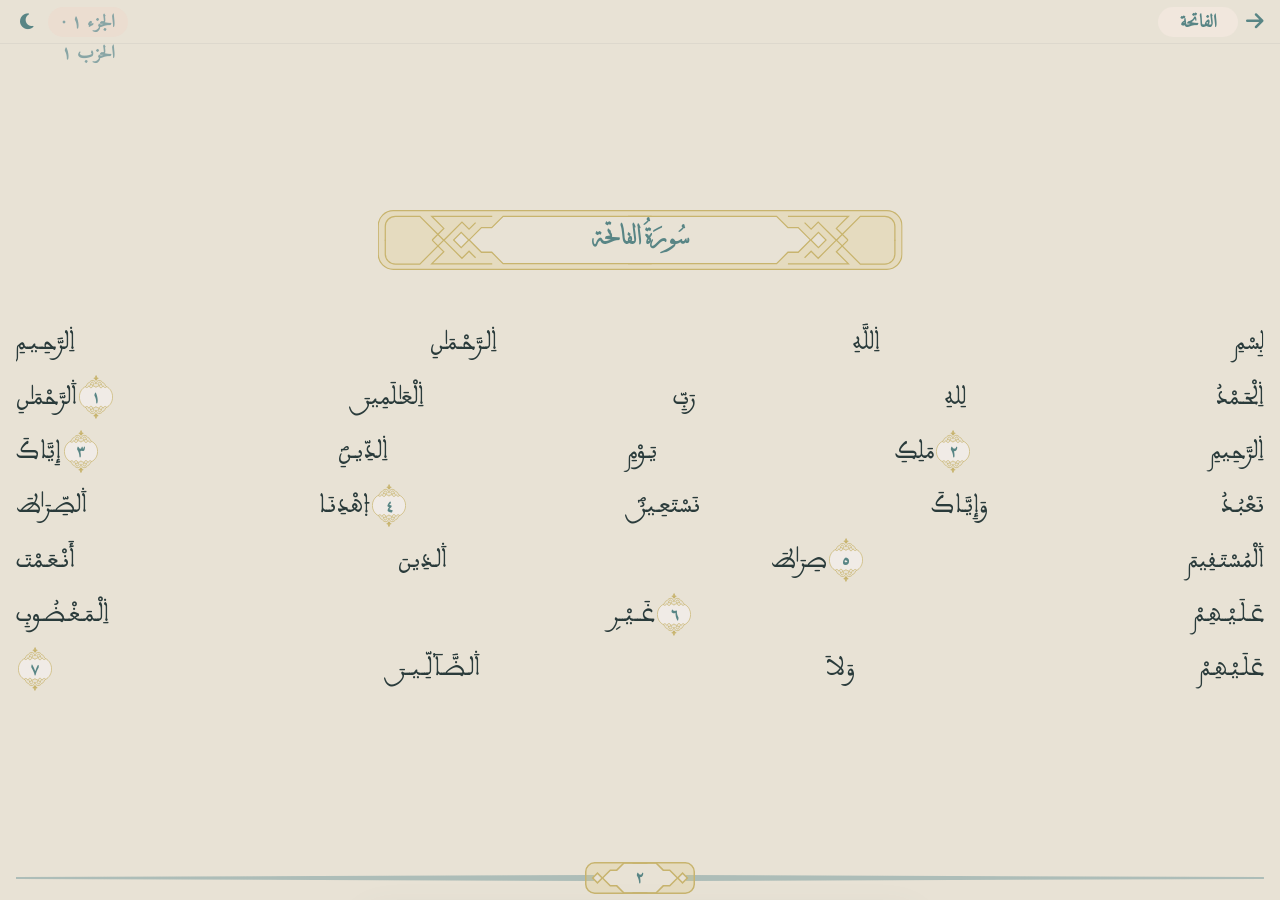
<file: quran/page.html>
<!DOCTYPE html>
<html lang="ar" dir="rtl">
<head>
    <meta charset="UTF-8" />
    <meta name="viewport" content="width=device-width, initial-scale=1.0, maximum-scale=1.0, user-scalable=no" />
    <title>خير أمة - المصحف</title>

    <link rel="stylesheet" href="https://cdnjs.cloudflare.com/ajax/libs/font-awesome/6.5.2/css/all.min.css" />
    
    
    <link rel="stylesheet" href="../variables.css" />
    <link rel="stylesheet" href="page.css" />
    
    
</head>
<body>

    <!-- ===== الهيدر الثابت ===== -->
    <div class="fixed-header" id="fixedHeader">
        <div class="fixed-header-content">
            <div class="header-right">
                <a href="index.html" class="back-btn" style="text-decoration:none;color:inherit;">
                    <i class="fa-solid fa-arrow-right" style="font-size:20px;color:var(--color-text-light);"></i>
                </a>
                <div class="surah-name-fixed" id="surahNameFixed">الفاتحة</div>
            </div>
            <div class="header-left">
                <div class="hizb-info" id="hizbInfo">الجزء ١ · الحزب ١</div>
                <button class="theme-toggle-btn" id="themeToggle" style="background:none;border:none;cursor:pointer;padding:4px;color:var(--color-text-light);">
                    <i class="fa-solid fa-moon" style="font-size:18px;"></i>
                </button>
            </div>
        </div>
    </div>

    <div class="quran-viewer" id="quranViewer"></div>

    <!-- ===== قائمة خيارات الآية (تظهر عند الضغط المطول) ===== -->
    <div class="ayah-sheet-backdrop" id="ayahSheetBackdrop"></div>
    <div class="ayah-sheet" id="ayahSheet">
        <div class="ayah-sheet-handle"></div>
        <div class="ayah-sheet-verse-preview" id="ayahSheetPreview"></div>
        <div class="ayah-sheet-actions">
            <button class="ayah-sheet-action" id="ayahActionBookmark">
                <i class="fa-solid fa-bookmark"></i>
                <span>حفظ كعلامة مرجعية</span>
            </button>
            <button class="ayah-sheet-action" id="ayahActionCopy">
                <i class="fa-solid fa-copy"></i>
                <span>نسخ الآية</span>
            </button>
            <button class="ayah-sheet-action" id="ayahActionShare">
                <i class="fa-solid fa-share-nodes"></i>
                <span>مشاركة</span>
            </button>
        </div>
    </div>

    <script src="page.js"></script>
</body>
</html>
</file>
<file: variables.css>
/* ==================================================================
   الجامع — المتغيرات العامة (خطوط + ألوان + قياسات)
   كل تعديل هوية بصرية (لون/خط) يتم من هذا الملف فقط
   ================================================================== */

/* ---------------------------------------------------------------
   1) الخطوط — @font-face لكل خط متاح في data/font
   --------------------------------------------------------------- */
@font-face {
    font-family: 'Maghrabi';
    src: url('./data/font/aalmaghrabi.ttf') format('truetype');
    font-weight: normal;
    font-style: normal;
    font-display: swap;
}
@font-face {
    font-family: 'DecoTypeThuluth';
    src: url('./data/font/DecoType_Thuluth_Regular.ttf') format('truetype');
    font-weight: normal;
    font-style: normal;
    font-display: swap;
}
@font-face {
    font-family: 'DecoTypeThuluthII';
    src: url('./data/font/quran_font.ttf') format('truetype');
    font-weight: normal;
    font-style: normal;
    font-display: swap;
}
@font-face {
    font-family: 'Amiri';
    src: url('./data/font/Amiri-Regular.ttf') format('truetype');
    font-weight: normal;
    font-style: normal;
    font-display: swap;
}
@font-face {
    font-family: 'Cairo';
    src: url('./data/font/Cairo-Regular.ttf') format('truetype');
    font-weight: normal;
    font-style: normal;
    font-display: swap;
}
@font-face {
    font-family: 'UthmanicHafs';
    src: url('./data/font/HAFS_Regular.otf') format('opentype');
    font-weight: normal;
    font-style: normal;
    font-display: swap;
}

:root {
    /* -------------------------------------------------------------
       2) الخطوط — متغيرات الاستخدام (غيّر هنا فقط لتبديل الخط بكل المشروع)
       ------------------------------------------------------------- */
    --font-maghrabi: 'Maghrabi';
    --font-decotype-thuluth: 'DecoTypeThuluth';
    --font-decotype-thuluth-ii: 'DecoTypeThuluthII';
    --font-amiri: 'Amiri', serif;
    --font-cairo: 'Cairo', sans-serif;
    --font-uthmanic-hafs: 'UthmanicHafs';
    --font-mono-digits: 'Courier New', 'Consolas', monospace; /* أرقام ثابتة العرض للعداد التنازلي */

    /* الاستخدام الفعلي داخل الواجهة */
    --font-family: var(--font-cairo);                 /* الخط العام للواجهة — Cairo متوفر فعلياً في data/font */
    --font-family-arabic: var(--font-amiri);          /* نصوص عربية مزخرفة (آية وعبرة) */
    --font-quran: var(--font-uthmanic-hafs);          /* أرقام/عناصر قرآنية صغيرة */
    --font-maghribi: var(--font-maghrabi), var(--font-uthmanic-hafs), var(--font-amiri), serif; /* رسم المصحف بالخط المغربي */
    --font-surah-title: var(--font-decotype-thuluth), var(--font-decotype-thuluth-ii), serif; /* عناوين السور */

    /* -------------------------------------------------------------
       3) الألوان — الهوية البصرية الجديدة (نسخة البيج والبترولي الهادئ)
       ------------------------------------------------------------- */
    --color-cream: #E8E2D5;      /* البيج الدافئ الأنيق والراقي جداً كخلفية أساسية */
    --color-apricot: #D0CDAF;    /* ذهبي زيتوني خفيف ومطفأ جداً للزخارف الهادئة */
    --color-slate: #88A5A5;      /* درجة بترولية فاتحة ناعمة جداً للمسات الإضافية */
    --color-pine: #588585;       /* اللون البترولي الأساسي الهادئ للمشروع */
    --color-olive: #698F8F;      /* درجة بترولية متوسطة متناسقة للبطاقات والتفاعلات */

    --color-bg: var(--color-cream);
    --color-bg-card: #EDEDED;    /* خلفية البطاقات الفاتحة الناعمة جداً */
    --color-bg-secondary: #E1DBD0;
    --color-bg-hover: #E7E1D5;

    --color-text: #2A3B3B;       /* لون نصوص مريح للعين مائل للبترولي الداكن جداً */
    --color-text-light: #588585;
    --color-text-lighter: #88A5A5;

    --color-primary: var(--color-pine);
    --color-primary-light: var(--color-slate);
    --color-primary-dark: #3F6161;

    --color-gold: var(--color-apricot);
    --color-gold-light: #DDDBC7;
    --color-gold-dark: #AFAA8F;
    --color-gold-pale: rgba(208, 205, 175, 0.12);

    --color-success: #6E8F80;
    --color-warning: var(--color-slate);
    --color-error: #B5746C;

    /* الحدود والظلال — تم تنعيمها كلياً لتتناسب مع ألوان البيج */
    --color-border: #DDD8CD;     
    --color-border-light: #E5E0D5;
    --shadow: 0 4px 16px rgba(88, 133, 133, 0.03);
    --shadow-card: 0 4px 16px rgba(88, 133, 133, 0.03);
    --shadow-hover: 0 6px 24px rgba(88, 133, 133, 0.06);
    --shadow-strong: 0 10px 32px rgba(88, 133, 133, 0.08);

    /* -------------------------------------------------------------
       4) القياسات
       ------------------------------------------------------------- */
    --radius: 16px;
    --radius-sm: 12px;
    --radius-lg: 20px;
    --radius-xl: 24px;
    --radius-full: 9999px;

    --header-height: 56px;
    --header-height-mobile: 52px;
    --bottom-nav-height: 64px;
    --bottom-nav-height-mobile: 60px;
    --max-width: 560px;
    --content-padding: 16px;
    --content-padding-mobile: 14px;

    /* تباعد الأسطر القرآنية (يُستخدم في صفحة عرض المصحف) */
    --quran-line-height: 52px;
    --quran-line-gap: 4px;

    /* الانتقالات */
    --transition: all 0.25s cubic-bezier(0.4, 0, 0.2, 1);
    --transition-slow: all 0.4s cubic-bezier(0.4, 0, 0.2, 1);
    --transition-bounce: all 0.5s cubic-bezier(0.68, -0.55, 0.265, 1.55);
}

/* ===== الوضع الداكن (موحّد لكل صفحات المشروع) ===== */
[data-theme="dark"] {
    --color-bg: #1F2E2E;         /* بترولي داكن ومطفي مريح جداً للعين ليلاً */
    --color-bg-card: #273A3A;    /* درجة أفتح قليلاً للبطاقات لتبرز عن الخلفية */
    --color-bg-secondary: #223333;
    --color-bg-hover: #2D4242;

    --color-text: #E8E2D5;       /* نصوص واضحة وناعمة باللون البيج الدافئ */
    --color-text-light: #D0CDAF;
    --color-text-lighter: #88A5A5;

    --color-border: #2F4444;
    --color-border-light: #283B3B;

    --shadow: 0 4px 16px rgba(0, 0, 0, 0.25);
    --shadow-card: 0 4px 16px rgba(0, 0, 0, 0.25);
    --shadow-hover: 0 6px 24px rgba(0, 0, 0, 0.35);
    --shadow-strong: 0 10px 32px rgba(0, 0, 0, 0.45);
}
</file>
<file: style.css>
@import url('variables.css');

* {
    margin: 0;
    padding: 0;
    box-sizing: border-box;
}

body {
    font-family: var(--font-family);
    background: var(--color-bg);
    color: var(--color-text);
    transition: var(--transition);
    min-height: 100vh;
    padding-bottom: 90px;
    padding-top: var(--header-height);
}

i {
    display: inline-block;
    font-size: 24px;
    line-height: 1;
}

/* ============================================
   الشريط العلوي
   ============================================ */
.main-header {
    position: fixed;
    top: 0;
    right: 0;
    left: 0;
    z-index: 1000;
    background: var(--color-bg-card);
    backdrop-filter: blur(20px);
    -webkit-backdrop-filter: blur(20px);
    box-shadow: var(--shadow);
    padding: 10px 18px;
    height: var(--header-height);
    display: flex;
    align-items: center;
    border-bottom: 1px solid rgba(81, 73, 53, 0.04);
}

.header-content {
    display: flex;
    align-items: center;
    justify-content: space-between;
    width: 100%;
}

.header-right .ayah-text {
    font-size: 14px;
    font-weight: 800;
    color: var(--color-primary);
    font-family: var(--font-family-arabic);
    font-style: italic;
    opacity: 0.85;
    letter-spacing: 0.5px;
}

.header-left {
    display: flex;
    align-items: center;
    gap: 2px;
}

.header-btn {
    background: none;
    border: none;
    color: var(--color-text);
    cursor: pointer;
    padding: 6px;
    border-radius: 50%;
    transition: var(--transition);
    width: 40px;
    height: 40px;
    display: flex;
    align-items: center;
    justify-content: center;
    opacity: 0.7;
}

.header-btn i {
    font-size: 22px;
}

/* ============================================
   المحتوى
   ============================================ */
.main-content {
    padding: 4px var(--content-padding) 30px;
}

.card {
    background: var(--color-bg-card);
    border-radius: var(--radius);
    padding: 18px 20px;
    margin-bottom: 14px;
    box-shadow: var(--shadow-card);
    transition: var(--transition);
    border: 1px solid rgba(81, 73, 53, 0.03);
}

/* ============================================
   التاريخ
   ============================================ */
.date-card {
    display: flex;
    justify-content: space-between;
    align-items: center;
    padding: 14px 20px;
    background: linear-gradient(135deg, var(--color-bg-card), var(--color-bg));
}

.date-hijri, .date-gregorian {
    display: flex;
    flex-direction: column;
}

.date-label {
    font-size: 10px;
    color: var(--color-text-lighter);
    text-transform: uppercase;
    letter-spacing: 0.8px;
    font-weight: 600;
}

.date-value {
    font-size: 17px;
    font-weight: 800;
    color: var(--color-text);
    margin-top: 2px;
}

.date-divider {
    width: 1px;
    height: 30px;
    background: var(--color-text-lighter);
    opacity: 0.2;
}

/* ============================================
   أوقات الصلاة المصغرة
   ============================================ */
.prayer-mini-header {
    display: flex;
    justify-content: space-between;
    align-items: center;
    margin-bottom: 12px;
    font-weight: 700;
    font-size: 15px;
    color: var(--color-text);
}

.prayer-mini-header i {
    color: var(--color-primary-light);
    margin-left: 8px;
    font-size: 20px;
}

.btn-link {
    background: none;
    border: none;
    color: var(--color-primary-light);
    font-weight: 600;
    font-size: 12px;
    cursor: pointer;
    font-family: var(--font-family);
    text-decoration: none;
    padding: 4px 12px;
    border-radius: var(--radius-full);
    transition: var(--transition);
}

.prayer-mini-grid {
    display: grid;
    grid-template-columns: repeat(5, 1fr);
    gap: 6px;
}

.prayer-mini-item {
    display: flex;
    flex-direction: column;
    align-items: center;
    padding: 8px 4px;
    background: var(--color-bg);
    border-radius: var(--radius-sm);
    transition: var(--transition);
}

.prayer-mini-item .p-name {
    font-weight: 600;
    color: var(--color-text-light);
    font-size: 11px;
}

.prayer-mini-item .p-time {
    font-weight: 700;
    color: var(--color-primary);
    font-size: 14px;
    margin-top: 2px;
}

/* ============================================
   آخر قراءة
   ============================================ */
.card-header {
    display: flex;
    justify-content: space-between;
    align-items: center;
    margin-bottom: 12px;
    font-weight: 700;
    font-size: 15px;
    color: var(--color-text);
}

.card-header i {
    margin-left: 8px;
    color: var(--color-primary-light);
    font-size: 18px;
}

.empty-state {
    display: flex;
    flex-direction: column;
    align-items: center;
    gap: 8px;
    padding: 18px 0;
    color: var(--color-text-lighter);
}

.empty-state i {
    font-size: 32px;
    opacity: 0.25;
}

.empty-state span {
    font-size: 14px;
    font-weight: 500;
}

/* ===== بطاقة آخر قراءة الفعلية (تظهر بدل empty-state عند وجود بيانات) ===== */
.recent-item {
    display: flex;
    align-items: center;
    gap: 12px;
    padding: 10px 4px;
    text-decoration: none;
    color: inherit;
    border-radius: var(--radius-sm);
    transition: var(--transition);
}

.recent-item:active {
    background: var(--color-bg-secondary);
}

.recent-item-icon {
    width: 44px;
    height: 44px;
    border-radius: 50%;
    background: var(--color-bg-secondary);
    display: flex;
    align-items: center;
    justify-content: center;
    flex-shrink: 0;
    color: var(--color-primary);
    font-size: 18px;
}

.recent-item-info {
    flex: 1;
    display: flex;
    flex-direction: column;
    gap: 2px;
    min-width: 0;
}

.recent-item-surah {
    font-size: 15px;
    font-weight: 700;
    color: var(--color-text);
}

.recent-item-page {
    font-size: 13px;
    color: var(--color-text-lighter);
}

.recent-item-arrow {
    color: var(--color-text-lighter);
    font-size: 14px;
    flex-shrink: 0;
}

/* ============================================
   أدعية من القرآن والسنة
   ============================================ */
.dua-content {
    display: flex;
    flex-direction: column;
    gap: 8px;
}

.dua-item {
    display: flex;
    align-items: flex-start;
    gap: 14px;
    padding: 12px 16px;
    background: var(--color-bg);
    border-radius: var(--radius);
    transition: var(--transition);
    border-right: 3px solid var(--color-primary-light);
}

.dua-item i {
    color: var(--color-gold-dark);
    font-size: 18px;
    margin-top: 2px;
    opacity: 0.6;
}

.dua-item .dua-text {
    font-size: 14px;
    line-height: 1.7;
    color: var(--color-text);
    font-weight: 500;
}

.dua-source {
    font-size: 11px;
    color: var(--color-text-light);
    font-weight: 400;
    background: var(--color-bg);
    padding: 2px 12px;
    border-radius: var(--radius-full);
}

/* ============================================
   آية وعبرة
   ============================================ */
.verse-card {
    background: linear-gradient(145deg, var(--color-bg-card), var(--color-bg));
    border-right: 4px solid var(--color-primary-light);
}

.verse-header {
    display: flex;
    align-items: center;
    gap: 10px;
    margin-bottom: 14px;
    font-weight: 700;
    font-size: 15px;
    color: var(--color-text);
}

.verse-header i {
    color: var(--color-primary-light);
    font-size: 20px;
    opacity: 0.7;
}

.verse-content {
    display: flex;
    flex-direction: column;
    align-items: center;
    text-align: center;
    padding: 4px 0;
}

.verse-text {
    font-size: 20px;
    font-weight: 700;
    font-family: var(--font-family-arabic);
    color: var(--color-primary);
    line-height: 2;
    letter-spacing: 0.5px;
}

.verse-ref {
    font-size: 13px;
    color: var(--color-text-light);
    margin-top: 4px;
    font-weight: 500;
}

.verse-lesson {
    font-size: 14px;
    color: var(--color-text-light);
    margin-top: 12px;
    padding-top: 12px;
    border-top: 1px solid rgba(81, 73, 53, 0.06);
    font-weight: 400;
    line-height: 1.6;
    width: 100%;
}

/* ============================================
   نقاط التبديل
   ============================================ */
.dots-container {
    display: flex;
    justify-content: center;
    gap: 8px;
    margin-top: 14px;
    padding-top: 12px;
    border-top: 1px solid rgba(81, 73, 53, 0.06);
}

.dots-container .dot {
    width: 10px;
    height: 10px;
    border-radius: 50%;
    background: var(--color-text-lighter);
    cursor: pointer;
    transition: var(--transition);
    opacity: 0.4;
}

.dots-container .dot.active {
    background: var(--color-primary);
    opacity: 1;
    transform: scale(1.2);
}

/* ============================================
   زر المزيد
   ============================================ */
.more-btn {
    display: flex;
    align-items: center;
    justify-content: center;
    gap: 12px;
    width: 100%;
    padding: 16px;
    background: var(--color-bg-card);
    border: 2px dashed rgba(81, 73, 53, 0.15);
    border-radius: var(--radius);
    color: var(--color-text);
    font-family: var(--font-family);
    font-weight: 700;
    font-size: 15px;
    cursor: pointer;
    transition: var(--transition);
    margin-bottom: 14px;
}

.more-btn i {
    font-size: 24px;
    color: var(--color-primary-light);
    transition: var(--transition);
}

/* ============================================
   الشريط السفلي
   ============================================ */
.bottom-nav {
    position: fixed;
    bottom: 0;
    right: 0;
    left: 0;
    background: var(--color-bg-card);
    backdrop-filter: blur(20px);
    -webkit-backdrop-filter: blur(20px);
    box-shadow: 0 -4px 30px rgba(81, 73, 53, 0.06);
    padding: 6px 12px 14px;
    z-index: 1000;
    border-top: 1px solid rgba(81, 73, 53, 0.04);
}

.nav-items {
    display: flex;
    justify-content: space-around;
    align-items: flex-end;
}

.nav-item {
    display: flex;
    flex-direction: column;
    align-items: center;
    gap: 3px;
    text-decoration: none;
    color: var(--color-text-lighter);
    font-size: 10px;
    font-weight: 600;
    transition: var(--transition);
    cursor: pointer;
    background: none;
    border: none;
    padding: 4px 6px;
    font-family: var(--font-family);
    position: relative;
}

.nav-item i {
    font-size: 22px;
    transition: var(--transition);
}

.nav-item span {
    transition: var(--transition);
}

.nav-item.active {
    color: var(--color-primary);
}

.nav-item.active i {
    transform: translateY(-3px);
}

/* ===== أيقونة الرئيسية البارزة ===== */
.nav-home {
    position: relative;
    margin-top: -18px;
}

.nav-home-icon {
    width: 56px;
    height: 56px;
    background: linear-gradient(145deg, var(--color-primary), var(--color-primary-dark));
    border-radius: 50%;
    display: flex;
    align-items: center;
    justify-content: center;
    box-shadow: 0 4px 24px rgba(81, 73, 53, 0.3);
    transition: var(--transition);
}

.nav-home-icon i {
    font-size: 26px;
    color: white;
}

.nav-home.active .nav-home-icon {
    box-shadow: 0 6px 36px rgba(81, 73, 53, 0.4);
    transform: scale(1.05);
}

.nav-home span {
    color: var(--color-text);
    font-weight: 700;
}

/* ============================================
   المودال
   ============================================ */
.modal-overlay {
    position: fixed;
    bottom: 0;
    right: 0;
    left: 0;
    top: 0;
    background: rgba(0, 0, 0, 0.4);
    backdrop-filter: blur(4px);
    -webkit-backdrop-filter: blur(4px);
    z-index: 2000;
    display: none;
    align-items: flex-end;
    justify-content: center;
}

.modal-overlay.active {
    display: flex;
}

.modal-content {
    background: var(--color-bg-card);
    border-radius: var(--radius-xl) var(--radius-xl) 0 0;
    padding: 24px 20px 30px;
    width: 100%;
    max-height: 75vh;
    overflow-y: auto;
    animation: slideUp 0.4s cubic-bezier(0.22, 1, 0.36, 1);
}

@keyframes slideUp {
    from { transform: translateY(100%); opacity: 0; }
    to { transform: translateY(0); opacity: 1; }
}

.modal-header {
    display: flex;
    justify-content: space-between;
    align-items: center;
    margin-bottom: 20px;
    padding-bottom: 14px;
    border-bottom: 2px solid var(--color-bg);
}

.modal-header h2 {
    font-size: 20px;
    font-weight: 800;
    color: var(--color-text);
}

.modal-header h2 i {
    margin-left: 10px;
    color: var(--color-primary-light);
    font-size: 22px;
}

.modal-close {
    background: var(--color-bg);
    border: none;
    width: 38px;
    height: 38px;
    border-radius: 50%;
    color: var(--color-text);
    cursor: pointer;
    transition: var(--transition);
    display: flex;
    align-items: center;
    justify-content: center;
}

.modal-close i {
    font-size: 20px;
}

.modal-grid {
    display: grid;
    grid-template-columns: repeat(3, 1fr);
    gap: 10px;
}

.modal-item {
    display: flex;
    flex-direction: column;
    align-items: center;
    gap: 8px;
    padding: 16px 6px;
    background: var(--color-bg);
    border: none;
    border-radius: var(--radius);
    cursor: pointer;
    transition: var(--transition);
    color: var(--color-text);
    font-family: var(--font-family);
    font-weight: 600;
    font-size: 12px;
}

.modal-item i {
    font-size: 26px;
    color: var(--color-primary-light);
    transition: var(--transition);
}

/* ============================================
   البروفايل
   ============================================ */
.profile-avatar {
    width: 84px;
    height: 84px;
    background: linear-gradient(145deg, var(--color-primary), var(--color-primary-dark));
    border-radius: 50%;
    display: flex;
    align-items: center;
    justify-content: center;
    margin: 0 auto 14px;
    box-shadow: 0 4px 28px rgba(81, 73, 53, 0.2);
}

.profile-avatar i {
    font-size: 42px;
    color: white;
}

.profile-info {
    display: grid;
    grid-template-columns: 1fr 1fr;
    gap: 12px;
}

.profile-field {
    display: flex;
    flex-direction: column;
    gap: 4px;
}

.profile-field label {
    font-size: 11px;
    font-weight: 600;
    color: var(--color-text-light);
    letter-spacing: 0.5px;
}

.profile-field input {
    padding: 10px 14px;
    border: 2px solid var(--color-bg);
    border-radius: var(--radius-sm);
    background: var(--color-bg);
    color: var(--color-text);
    font-family: var(--font-family);
    font-size: 14px;
    transition: var(--transition);
    outline: none;
}

.profile-field input:focus {
    border-color: var(--color-primary-light);
    background: var(--color-bg-card);
}

.btn-primary {
    width: 100%;
    padding: 13px;
    background: linear-gradient(145deg, var(--color-primary), var(--color-primary-dark));
    border: none;
    border-radius: var(--radius);
    color: white;
    font-weight: 700;
    font-size: 16px;
    font-family: var(--font-family);
    cursor: pointer;
    transition: var(--transition);
    display: flex;
    align-items: center;
    justify-content: center;
    gap: 8px;
    letter-spacing: 0.5px;
}

.profile-save {
    margin-top: 18px;
}

/* ============================================
   تجاوب
   ============================================ */
@media (max-width: 420px) {
    .header-right .ayah-text {
        font-size: 11px;
    }
    
    .prayer-mini-grid {
        gap: 4px;
    }
    
    .prayer-mini-item {
        padding: 6px 2px;
        font-size: 10px;
    }
    
    .prayer-mini-item .p-time {
        font-size: 12px;
    }
    
    .modal-grid {
        grid-template-columns: repeat(2, 1fr);
    }
    
    .profile-info {
        grid-template-columns: 1fr;
    }
    
    .verse-text {
        font-size: 17px;
    }
}

/* ============================================
   تأثيرات hover — تُفعَّل فقط للأجهزة التي تدعم
   تمرير فأرة حقيقي (حاسوب)، ولا تظهر على اللمس
   ============================================ */
@media (hover: hover) and (pointer: fine) {
    .header-btn:hover {
        background: rgba(81, 73, 53, 0.04);
        transform: scale(1.05);
        opacity: 1;
    }

    .card:hover {
        box-shadow: var(--shadow-hover);
        transform: translateY(-2px);
    }

    .btn-link:hover {
        background: rgba(81, 73, 53, 0.05);
        color: var(--color-primary);
    }

    .prayer-mini-item:hover {
        transform: translateY(-2px);
        background: var(--color-bg-secondary);
    }

    .dua-item:hover {
        transform: translateX(4px);
        background: var(--color-bg-secondary);
    }

    .dots-container .dot:hover {
        opacity: 0.8;
        transform: scale(1.1);
    }

    .more-btn:hover {
        background: var(--color-bg);
        border-color: var(--color-primary-light);
        transform: translateY(-3px);
        box-shadow: var(--shadow-hover);
    }

    .more-btn:hover i {
        transform: rotate(90deg);
        color: var(--color-primary);
    }

    .nav-item:hover {
        color: var(--color-text);
    }

    .modal-close:hover {
        transform: rotate(90deg);
        background: var(--color-bg-secondary);
    }

    .modal-item:hover {
        transform: translateY(-5px);
        box-shadow: var(--shadow-hover);
        background: var(--color-bg-card);
    }

    .modal-item:hover i {
        color: var(--color-primary);
        transform: scale(1.1);
    }

    .btn-primary:hover {
        transform: translateY(-2px);
        box-shadow: 0 6px 28px rgba(81, 73, 53, 0.3);
    }

}
</file>
<file: adkar/style.css>
@import url('../variables.css');

* {
    margin: 0;
    padding: 0;
    box-sizing: border-box;
}

body {
    font-family: var(--font-family);
    background: var(--color-bg);
    color: var(--color-text);
    transition: var(--transition);
    min-height: 100vh;
    padding-top: var(--header-height);
    padding-bottom: 20px;
}

i {
    display: inline-block;
    font-size: 24px;
    line-height: 1;
}

/* ===== الشريط العلوي ===== */
.main-header {
    position: fixed;
    top: 0;
    right: 0;
    left: 0;
    z-index: 1000;
    background: var(--color-bg-card);
    backdrop-filter: blur(16px);
    box-shadow: var(--shadow);
    padding: 10px 18px;
    height: var(--header-height);
    display: flex;
    align-items: center;
    border-bottom: 1px solid rgba(81, 73, 53, 0.06);
}

.header-content {
    display: flex;
    align-items: center;
    justify-content: space-between;
    width: 100%;
}

.back-btn {
    background: none;
    border: none;
    color: var(--color-text);
    cursor: pointer;
    padding: 6px;
    border-radius: 50%;
    transition: var(--transition);
    width: 40px;
    height: 40px;
    display: flex;
    align-items: center;
    justify-content: center;
    text-decoration: none;
}

.back-btn i {
    font-size: 22px;
}

.header-title {
    text-align: center;
}

.header-title h1 {
    font-size: 21px;
    font-weight: 700;
    font-family: var(--font-amiri);
    color: var(--color-text);
    line-height: 1.2;
}

.header-title h1 i {
    color: var(--color-primary);
    margin-left: 8px;
    font-size: 22px;
}

.header-title span {
    font-size: 11px;
    font-weight: 400;
    color: var(--color-text-light);
    display: block;
}

.header-btn {
    background: none;
    border: none;
    color: var(--color-text);
    cursor: pointer;
    padding: 6px;
    border-radius: 50%;
    transition: var(--transition);
    width: 40px;
    height: 40px;
    display: flex;
    align-items: center;
    justify-content: center;
}

.header-btn i {
    font-size: 22px;
}

/* ===== المحتوى ===== */
.main-content {
    padding: 4px var(--content-padding) 30px;
}

.loading-state {
    display: flex;
    flex-direction: column;
    align-items: center;
    gap: 12px;
    padding: 60px 0;
    color: var(--color-text-lighter);
}

.loading-state i {
    font-size: 36px;
    color: var(--color-primary);
}

.loading-state .spin {
    animation: spin 1s linear infinite;
}

@keyframes spin {
    from { transform: rotate(0deg); }
    to { transform: rotate(360deg); }
}

.loading-state span {
    font-size: 15px;
}

/* ===== الفئات ===== */
.categories-tabs {
    display: flex;
    gap: 8px;
    overflow-x: auto;
    padding: 4px 2px 14px;
    scrollbar-width: none;
    -ms-overflow-style: none;
}

.categories-tabs::-webkit-scrollbar {
    display: none;
}

.cat-tab {
    flex-shrink: 0;
    padding: 8px 18px;
    border: none;
    border-radius: var(--radius-full);
    background: var(--color-bg-card);
    color: var(--color-text-light);
    font-family: var(--font-family);
    font-weight: 600;
    font-size: 13px;
    cursor: pointer;
    transition: var(--transition);
    box-shadow: var(--shadow-card);
    white-space: nowrap;
}

.cat-tab.active {
    background: var(--color-primary);
    color: white;
    box-shadow: 0 4px 20px rgba(81, 73, 53, 0.3);
}

.cat-tab .cat-count {
    font-size: 10px;
    opacity: 0.6;
    margin-right: 4px;
}

/* ===== قائمة الأذكار ===== */
.azkar-list {
    display: flex;
    flex-direction: column;
    gap: 12px;
    margin-top: 4px;
}

.zekr-item {
    background: var(--color-bg-card);
    border-radius: var(--radius);
    padding: 16px 18px;
    box-shadow: var(--shadow-card);
    transition: var(--transition);
    cursor: pointer;
    border-right: 4px solid var(--color-primary);
}

.zekr-item .zekr-header {
    display: flex;
    justify-content: space-between;
    align-items: center;
    margin-bottom: 6px;
}

.zekr-item .zekr-text {
    font-size: 15px;
    line-height: 1.8;
    color: var(--color-text);
    display: -webkit-box;
    -webkit-line-clamp: 2;
    -webkit-box-orient: vertical;
    overflow: hidden;
    font-weight: 500;
}

.zekr-item .zekr-meta {
    display: flex;
    gap: 16px;
    margin-top: 8px;
    font-size: 12px;
    color: var(--color-text-lighter);
    flex-wrap: wrap;
}

.zekr-item .zekr-meta .zekr-count {
    background: var(--color-bg);
    padding: 2px 12px;
    border-radius: var(--radius-full);
    font-weight: 600;
    color: var(--color-primary);
}

.zekr-item .zekr-meta .zekr-ref {
    font-style: italic;
}

.zekr-item .zekr-meta .zekr-desc {
    opacity: 0.7;
    width: 100%;
}

.zekr-item .zekr-actions {
    display: flex;
    gap: 8px;
    margin-top: 10px;
}

.zekr-item .zekr-actions button {
    padding: 4px 14px;
    border: none;
    border-radius: var(--radius-full);
    font-family: var(--font-family);
    font-weight: 600;
    font-size: 12px;
    cursor: pointer;
    transition: var(--transition);
    display: flex;
    align-items: center;
    gap: 4px;
}

.zekr-item .zekr-actions .btn-read {
    background: var(--color-primary);
    color: white;
}

.zekr-item .zekr-actions .btn-done {
    background: var(--color-gold);
    color: var(--color-text);
}

.zekr-item .zekr-actions .btn-done.done {
    background: var(--color-success);
    color: white;
}

/* ===== مودال الذكر ===== */
.modal-overlay {
    position: fixed;
    bottom: 0;
    right: 0;
    left: 0;
    top: 0;
    background: rgba(0, 0, 0, 0.5);
    z-index: 2000;
    display: none;
    align-items: flex-end;
    justify-content: center;
}

.modal-overlay.active {
    display: flex;
}

.modal-content {
    background: var(--color-bg-card);
    border-radius: var(--radius-xl) var(--radius-xl) 0 0;
    padding: 20px 20px 30px;
    width: 100%;
    max-height: 75vh;
    overflow-y: auto;
    animation: slideUp 0.35s ease;
}

@keyframes slideUp {
    from { transform: translateY(100%); opacity: 0; }
    to { transform: translateY(0); opacity: 1; }
}

.zekr-modal-content {
    max-height: 80vh;
}

.modal-header {
    display: flex;
    justify-content: space-between;
    align-items: center;
    margin-bottom: 18px;
    padding-bottom: 12px;
    border-bottom: 2px solid var(--color-bg);
}

.modal-header h2 {
    font-size: 20px;
    font-weight: 800;
    color: var(--color-text);
}

.modal-header h2 i {
    margin-left: 10px;
    color: var(--color-primary);
}

.modal-close {
    background: var(--color-bg);
    border: none;
    width: 38px;
    height: 38px;
    border-radius: 50%;
    color: var(--color-text);
    cursor: pointer;
    transition: var(--transition);
    display: flex;
    align-items: center;
    justify-content: center;
}

.modal-close i {
    font-size: 20px;
}

.zekr-modal-body {
    padding: 4px 0;
}

.modal-zekr-text {
    font-size: 18px;
    line-height: 2;
    color: var(--color-text);
    padding: 16px;
    background: var(--color-bg);
    border-radius: var(--radius);
    margin-bottom: 14px;
    font-weight: 500;
}

.modal-zekr-meta {
    display: flex;
    gap: 16px;
    font-size: 13px;
    color: var(--color-text-lighter);
    margin-bottom: 16px;
    flex-wrap: wrap;
}

.modal-zekr-meta span {
    background: var(--color-bg);
    padding: 4px 14px;
    border-radius: var(--radius-full);
}

.modal-actions {
    display: flex;
    gap: 10px;
}

.modal-actions button {
    flex: 1;
    padding: 10px;
    border: none;
    border-radius: var(--radius);
    font-family: var(--font-family);
    font-weight: 700;
    font-size: 14px;
    cursor: pointer;
    transition: var(--transition);
    display: flex;
    align-items: center;
    justify-content: center;
    gap: 8px;
}

.modal-actions .btn-copy {
    background: var(--color-bg);
    color: var(--color-text);
}

.modal-actions .btn-done {
    background: var(--color-gold);
    color: var(--color-text);
}

.modal-actions .btn-done.done {
    background: var(--color-success);
    color: white;
}

/* ===== تجاوب ===== */
@media (max-width: 420px) {
    .header-title h1 {
        font-size: 17px;
    }
    
    .cat-tab {
        font-size: 12px;
        padding: 6px 14px;
    }
    
    .zekr-item .zekr-text {
        font-size: 14px;
    }
}

/* ============================================
   تأثيرات hover — تُفعَّل فقط للأجهزة التي تدعم
   تمرير فأرة حقيقي (حاسوب)، ولا تظهر على اللمس
   ============================================ */
@media (hover: hover) and (pointer: fine) {
    .back-btn:hover {
        background: rgba(81, 73, 53, 0.06);
        transform: scale(1.05);
    }

    .header-btn:hover {
        background: rgba(81, 73, 53, 0.06);
        transform: scale(1.05);
    }

    .cat-tab:hover {
        transform: translateY(-2px);
        box-shadow: var(--shadow-hover);
    }

    .zekr-item:hover {
        transform: translateY(-2px);
        box-shadow: var(--shadow-hover);
    }

    .zekr-item .zekr-actions .btn-read:hover {
        transform: scale(1.04);
    }

    .zekr-item .zekr-actions .btn-done:hover {
        transform: scale(1.04);
    }

    .modal-close:hover {
        transform: rotate(90deg);
    }

    .modal-actions .btn-copy:hover {
        background: var(--color-primary);
        color: white;
    }

    .modal-actions .btn-done:hover {
        transform: scale(1.02);
    }

}
</file>
<file: prayer/style.css>
@import url('../variables.css');

* {
    margin: 0;
    padding: 0;
    box-sizing: border-box;
}

body {
    font-family: var(--font-family);
    background: var(--color-bg);
    color: var(--color-text);
    transition: var(--transition);
    min-height: 100vh;
    padding-top: var(--header-height);
    padding-bottom: 20px;
}

i {
    display: inline-block;
    font-size: 24px;
    line-height: 1;
}

/* ===== الشريط العلوي ===== */
.main-header {
    position: fixed;
    top: 0;
    right: 0;
    left: 0;
    z-index: 1000;
    background: var(--color-bg-card);
    backdrop-filter: blur(16px);
    box-shadow: var(--shadow);
    padding: 10px 18px;
    height: var(--header-height);
    display: flex;
    align-items: center;
    border-bottom: 1px solid rgba(81, 73, 53, 0.06);
}

.header-content {
    display: flex;
    align-items: center;
    justify-content: space-between;
    width: 100%;
}

.back-btn {
    background: none;
    border: none;
    color: var(--color-text);
    cursor: pointer;
    padding: 6px;
    border-radius: 50%;
    transition: var(--transition);
    width: 40px;
    height: 40px;
    display: flex;
    align-items: center;
    justify-content: center;
    text-decoration: none;
}

.back-btn i {
    font-size: 22px;
}

.header-title {
    text-align: center;
}

.header-title h1 {
    font-size: 18px;
    font-weight: 800;
    color: var(--color-text);
    line-height: 1.2;
}

.header-title h1 i {
    color: var(--color-primary);
    margin-left: 8px;
    font-size: 20px;
}

.header-title span {
    font-size: 11px;
    font-weight: 400;
    color: var(--color-text-light);
    display: block;
}

.header-btn {
    background: none;
    border: none;
    color: var(--color-text);
    cursor: pointer;
    padding: 6px;
    border-radius: 50%;
    transition: var(--transition);
    width: 40px;
    height: 40px;
    display: flex;
    align-items: center;
    justify-content: center;
}

.header-btn i {
    font-size: 22px;
}

/* ===== المحتوى ===== */
.main-content {
    padding: 4px var(--content-padding) 30px;
}

/* ===== الموقع ===== */
.location-card {
    background: var(--color-bg-card);
    border-radius: var(--radius);
    padding: 16px 18px;
    box-shadow: var(--shadow-card);
    margin-bottom: 14px;
}

.location-display {
    display: flex;
    align-items: center;
    gap: 10px;
}

.location-display i {
    color: var(--color-primary);
    font-size: 20px;
}

.location-display span {
    flex: 1;
    font-weight: 600;
    font-size: 15px;
    color: var(--color-text);
}

.btn-icon {
    background: none;
    border: none;
    color: var(--color-text-lighter);
    cursor: pointer;
    padding: 4px 8px;
    border-radius: var(--radius-sm);
    transition: var(--transition);
}

.location-status {
    display: flex;
    align-items: center;
    gap: 8px;
    margin-top: 8px;
    font-size: 12px;
    color: var(--color-text-lighter);
}

.status-dot {
    width: 8px;
    height: 8px;
    border-radius: 50%;
    display: inline-block;
}

.status-dot.loading {
    background: var(--color-warning);
    animation: pulse 1s infinite;
}

.status-dot.success {
    background: var(--color-success);
}

.status-dot.error {
    background: var(--color-error);
}

@keyframes pulse {
    0%, 100% { opacity: 1; }
    50% { opacity: 0.3; }
}

/* ===== الصلاة القادمة ===== */
.next-prayer-card {
    background: linear-gradient(145deg, var(--color-primary), var(--color-primary-dark));
    border-radius: var(--radius);
    padding: 20px 24px;
    margin-bottom: 14px;
    color: white;
    text-align: center;
    box-shadow: 0 4px 24px rgba(81, 73, 53, 0.3);
}

.next-prayer-header {
    display: flex;
    justify-content: space-between;
    align-items: center;
    font-size: 13px;
    opacity: 0.8;
    margin-bottom: 6px;
}

.next-prayer-header i {
    font-size: 20px;
}

.next-prayer-name {
    font-size: 28px;
    font-weight: 800;
    margin: 4px 0;
}

.next-prayer-countdown {
    font-size: 36px;
    font-weight: 700;
    font-family: var(--font-mono-digits);
    letter-spacing: 2px;
    margin: 6px 0;
}

.next-prayer-time {
    font-size: 16px;
    opacity: 0.8;
}

/* ===== قائمة الصلوات ===== */
.prayer-times-grid {
    display: flex;
    flex-direction: column;
    gap: 8px;
}

.prayer-item {
    display: flex;
    align-items: center;
    gap: 14px;
    background: var(--color-bg-card);
    border-radius: var(--radius);
    padding: 12px 16px;
    box-shadow: var(--shadow-card);
    transition: var(--transition);
    border-right: 4px solid transparent;
}

.prayer-item.active {
    border-right-color: var(--color-gold);
    background: var(--color-bg);
}

.prayer-icon {
    width: 40px;
    height: 40px;
    border-radius: 50%;
    display: flex;
    align-items: center;
    justify-content: center;
    color: white;
    flex-shrink: 0;
}

.prayer-icon i {
    font-size: 20px;
}

.prayer-info {
    flex: 1;
    display: flex;
    flex-direction: column;
}

.prayer-name {
    font-weight: 700;
    font-size: 15px;
    color: var(--color-text);
}

.prayer-time {
    font-size: 13px;
    color: var(--color-text-light);
}

.prayer-remaining {
    font-size: 13px;
    font-weight: 600;
    color: var(--color-text-lighter);
    min-width: 50px;
    text-align: left;
}

.prayer-item.active .prayer-remaining {
    color: var(--color-gold-dark);
}

/* ===== مودال ===== */
.modal-overlay {
    position: fixed;
    bottom: 0;
    right: 0;
    left: 0;
    top: 0;
    background: rgba(0, 0, 0, 0.5);
    z-index: 2000;
    display: none;
    align-items: flex-end;
    justify-content: center;
}

.modal-overlay.active {
    display: flex;
}

.modal-content {
    background: var(--color-bg-card);
    border-radius: var(--radius-xl) var(--radius-xl) 0 0;
    padding: 20px 20px 30px;
    width: 100%;
    max-height: 75vh;
    overflow-y: auto;
    animation: slideUp 0.35s ease;
}

@keyframes slideUp {
    from { transform: translateY(100%); opacity: 0; }
    to { transform: translateY(0); opacity: 1; }
}

.modal-header {
    display: flex;
    justify-content: space-between;
    align-items: center;
    margin-bottom: 18px;
    padding-bottom: 12px;
    border-bottom: 2px solid var(--color-bg);
}

.modal-header h2 {
    font-size: 20px;
    font-weight: 800;
    color: var(--color-text);
}

.modal-header h2 i {
    margin-left: 10px;
    color: var(--color-primary);
    font-size: 22px;
}

.modal-close {
    background: var(--color-bg);
    border: none;
    width: 38px;
    height: 38px;
    border-radius: 50%;
    color: var(--color-text);
    cursor: pointer;
    transition: var(--transition);
    display: flex;
    align-items: center;
    justify-content: center;
}

.modal-close i {
    font-size: 20px;
}

.city-modal-body {
    padding: 4px 0;
}

.search-wrapper {
    display: flex;
    align-items: center;
    gap: 10px;
    background: var(--color-bg);
    border-radius: var(--radius);
    padding: 8px 14px;
    margin-bottom: 14px;
}

.search-wrapper i {
    color: var(--color-text-lighter);
    font-size: 20px;
}

.search-wrapper input {
    flex: 1;
    background: none;
    border: none;
    outline: none;
    color: var(--color-text);
    font-family: var(--font-family);
    font-size: 15px;
}

.city-suggestions {
    display: flex;
    flex-wrap: wrap;
    gap: 8px;
    margin-bottom: 14px;
}

.city-suggestion {
    padding: 6px 16px;
    background: var(--color-bg);
    border: none;
    border-radius: var(--radius-full);
    font-family: var(--font-family);
    font-size: 13px;
    font-weight: 500;
    color: var(--color-text);
    cursor: pointer;
    transition: var(--transition);
}

.full-width {
    width: 100%;
}

.btn-primary {
    padding: 12px;
    background: var(--color-primary);
    border: none;
    border-radius: var(--radius);
    color: white;
    font-weight: 700;
    font-size: 16px;
    font-family: var(--font-family);
    cursor: pointer;
    transition: var(--transition);
    display: flex;
    align-items: center;
    justify-content: center;
    gap: 8px;
}

/* ===== تجاوب ===== */
@media (max-width: 420px) {
    .header-title h1 {
        font-size: 16px;
    }
    
    .next-prayer-name {
        font-size: 24px;
    }
    
    .next-prayer-countdown {
        font-size: 28px;
    }
    
    .prayer-item {
        padding: 10px 12px;
    }
}

/* ============================================
   تأثيرات hover — تُفعَّل فقط للأجهزة التي تدعم
   تمرير فأرة حقيقي (حاسوب)، ولا تظهر على اللمس
   ============================================ */
@media (hover: hover) and (pointer: fine) {
    .back-btn:hover {
        background: rgba(81, 73, 53, 0.06);
        transform: scale(1.05);
    }

    .header-btn:hover {
        background: rgba(81, 73, 53, 0.06);
        transform: scale(1.05);
    }

    .btn-icon:hover {
        background: var(--color-bg);
        color: var(--color-primary);
    }

    .prayer-item:hover {
        transform: translateX(-4px);
        box-shadow: var(--shadow-hover);
    }

    .modal-close:hover {
        transform: rotate(90deg);
    }

    .city-suggestion:hover {
        background: var(--color-primary);
        color: white;
        transform: scale(1.04);
    }

    .btn-primary:hover {
        transform: translateY(-2px);
        box-shadow: 0 4px 24px rgba(81, 73, 53, 0.3);
    }

}
</file>
<file: quran/style.css>
@import url('../variables.css');

* {
    margin: 0;
    padding: 0;
    box-sizing: border-box;
}

html {
    scroll-behavior: smooth;
}

body {
    font-family: var(--font-family);
    background: var(--color-bg);
    color: var(--color-text);
    transition: var(--transition);
    min-height: 100vh;
    padding-top: var(--header-height);
    padding-bottom: calc(var(--bottom-nav-height) + 16px);
    -webkit-tap-highlight-color: transparent;
}

i {
    display: inline-block;
    font-size: 24px;
    line-height: 1;
    flex-shrink: 0;
}

/* ===== الهيدر ===== */
.main-header {
    position: fixed;
    top: 0;
    right: 0;
    left: 0;
    z-index: 1000;
    background: var(--color-bg-card);
    backdrop-filter: blur(20px);
    -webkit-backdrop-filter: blur(20px);
    box-shadow: var(--shadow);
    padding: 0 var(--content-padding);
    height: var(--header-height);
    display: flex;
    align-items: center;
    border-bottom: 1px solid var(--color-border-light);
    transition: var(--transition);
}

.header-content {
    display: flex;
    align-items: center;
    justify-content: space-between;
    width: 100%;
}

.back-btn {
    background: none;
    border: none;
    color: var(--color-text-light);
    cursor: pointer;
    padding: 8px;
    border-radius: var(--radius-sm);
    transition: var(--transition);
    width: 44px;
    height: 44px;
    display: flex;
    align-items: center;
    justify-content: center;
    text-decoration: none;
}

.back-btn i {
    font-size: 22px;
}

.header-title {
    text-align: center;
    flex: 1;
}

.header-title h1 {
    font-size: 18px;
    font-weight: 800;
    color: var(--color-text);
    line-height: 1.2;
    display: flex;
    align-items: center;
    justify-content: center;
    gap: 10px;
}

.header-icon {
    color: var(--color-primary);
    display: flex;
    align-items: center;
}

.header-icon i {
    font-size: 22px;
}

.header-text {
    font-family: var(--font-family);
}

.header-btn {
    background: none;
    border: none;
    color: var(--color-text-light);
    cursor: pointer;
    padding: 8px;
    border-radius: var(--radius-sm);
    transition: var(--transition);
    width: 44px;
    height: 44px;
    display: flex;
    align-items: center;
    justify-content: center;
}

.header-btn i {
    font-size: 22px;
}

/* ===== المحتوى الرئيسي ===== */
.main-content {
    padding: 16px var(--content-padding) 30px;
}

/* ===== شريط البحث ===== */
.search-section {
    margin-bottom: 16px;
}

.search-bar {
    display: flex;
    align-items: center;
    gap: 12px;
    background: var(--color-bg-card);
    border-radius: var(--radius);
    padding: 12px 18px;
    box-shadow: var(--shadow);
    border: 2px solid transparent;
    transition: var(--transition);
    position: relative;
}

.search-bar:focus-within {
    border-color: var(--color-gold);
    box-shadow: var(--shadow-hover);
}

.search-icon {
    color: var(--color-text-lighter);
    font-size: 20px;
    flex-shrink: 0;
}

.search-bar input {
    flex: 1;
    background: none;
    border: none;
    outline: none;
    color: var(--color-text);
    font-family: var(--font-family);
    font-size: 15px;
    font-weight: 500;
}

.search-bar input::placeholder {
    color: var(--color-text-lighter);
}

.search-clear {
    background: none;
    border: none;
    color: var(--color-text-lighter);
    cursor: pointer;
    padding: 4px;
    border-radius: 50%;
    transition: var(--transition);
    display: none;
    align-items: center;
    justify-content: center;
    width: 28px;
    height: 28px;
}

.search-clear.visible {
    display: flex;
}

.search-clear i {
    font-size: 18px;
}

/* ===== جملة الرواية (بديل الإحصائيات) ===== */
.riwayah-note {
    display: flex;
    align-items: center;
    justify-content: center;
    gap: 10px;
    background: var(--color-bg-card);
    border-radius: var(--radius);
    padding: 14px 20px;
    box-shadow: var(--shadow);
    margin-bottom: 20px;
    border: 1px solid var(--color-border-light);
    color: var(--color-text-light);
    font-size: 14px;
    font-weight: 600;
    text-align: center;
    line-height: 1.6;
}

.riwayah-note i {
    color: var(--color-primary);
    font-size: 15px;
    flex-shrink: 0;
}

/* ===== حالة التحميل ===== */
.loading-state {
    display: flex;
    flex-direction: column;
    align-items: center;
    gap: 16px;
    padding: 60px 0;
    color: var(--color-text-lighter);
}

.loading-spinner {
    width: 48px;
    height: 48px;
    display: flex;
    align-items: center;
    justify-content: center;
}

.loading-spinner i {
    font-size: 36px;
    color: var(--color-gold);
}

.spin {
    animation: spin 1s linear infinite;
}

@keyframes spin {
    from { transform: rotate(0deg); }
    to { transform: rotate(360deg); }
}

.loading-text {
    font-size: 15px;
    font-weight: 500;
}

/* ===== قائمة السور ===== */
.surah-list {
    display: flex;
    flex-direction: column;
    gap: 10px;
}

.surah-item {
    display: flex;
    align-items: center;
    gap: 16px;
    background: var(--color-bg-card);
    border-radius: var(--radius-sm);
    padding: 16px 18px;
    box-shadow: var(--shadow);
    cursor: pointer;
    transition: var(--transition);
    border-right: 4px solid transparent;
    position: relative;
    overflow: hidden;
}

.surah-item::before {
    content: '';
    position: absolute;
    top: 0;
    right: 0;
    width: 4px;
    height: 100%;
    background: var(--color-gold);
    transform: scaleY(0);
    transition: var(--transition);
    border-radius: 2px 0 0 2px;
}

.surah-item:active {
    transform: translateX(-2px) scale(0.98);
}

/* رقم السورة — دائرة بسيطة بخلفية لون خفيف، بدون أي شكل زخرفي إضافي */
.surah-number-wrap {
    position: relative;
    width: 40px;
    height: 40px;
    display: flex;
    align-items: center;
    justify-content: center;
    flex-shrink: 0;
    background: var(--color-bg-secondary);
    border-radius: 50%;
}

.surah-number {
    position: relative;
    z-index: 1;
    font-size: 15px;
    font-weight: 800;
    color: var(--color-primary);
    font-family: var(--font-amiri);
    line-height: 1;
    text-align: center;
    display: flex;
    align-items: center;
    justify-content: center;
    width: 100%;
    height: 100%;
}

/* اسم السورة */
.surah-name-block {
    flex: 1;
    display: flex;
    flex-direction: column;
    gap: 4px;
}

.surah-name {
    font-size: 17px;
    font-weight: 700;
    color: var(--color-text);
    font-family: var(--font-amiri);
    line-height: 1.3;
}

.surah-name-latin {
    font-size: 11px;
    color: var(--color-text-lighter);
    font-weight: 400;
    font-family: var(--font-family);
}

/* معلومات السورة */
.surah-meta {
    display: flex;
    align-items: center;
    gap: 10px;
    flex-shrink: 0;
}

.surah-meta-item {
    display: flex;
    align-items: center;
    gap: 4px;
    font-size: 12px;
    color: var(--color-text-lighter);
    font-weight: 500;
}

.surah-meta-item i {
    font-size: 14px;
}

.type-badge {
    padding: 4px 12px;
    border-radius: var(--radius-full);
    font-size: 11px;
    font-weight: 700;
    text-transform: uppercase;
    letter-spacing: 0.5px;
}

.type-badge.makki {
    background: rgba(94, 122, 85, 0.12);
    color: var(--color-primary);
}

.type-badge.madani {
    background: rgba(58, 95, 125, 0.12);
    color: #3A5F7D;
}

/* ===== لا توجد نتائج ===== */
.no-results {
    display: flex;
    flex-direction: column;
    align-items: center;
    gap: 16px;
    padding: 60px 20px;
    text-align: center;
}

.no-results-icon {
    font-size: 56px;
    color: var(--color-gold-light);
    opacity: 0.5;
}

.no-results-text {
    font-size: 16px;
    color: var(--color-text-light);
    font-weight: 500;
}

.no-results-btn {
    padding: 10px 28px;
    border: 2px solid var(--color-gold);
    border-radius: var(--radius-full);
    background: transparent;
    color: var(--color-gold);
    font-family: var(--font-family);
    font-size: 14px;
    font-weight: 700;
    cursor: pointer;
    transition: var(--transition);
    margin-top: 8px;
}

/* ===== الشريط السفلي ===== */
.bottom-nav {
    position: fixed;
    bottom: 0;
    right: 0;
    left: 0;
    z-index: 1000;
    background: var(--color-bg-card);
    backdrop-filter: blur(20px);
    -webkit-backdrop-filter: blur(20px);
    box-shadow: 0 -2px 12px rgba(26, 21, 18, 0.06);
    border-top: 1px solid var(--color-border-light);
    height: var(--bottom-nav-height);
    display: flex;
    align-items: center;
    justify-content: space-around;
    padding: 0 8px;
    transition: var(--transition);
}

.nav-item {
    display: flex;
    flex-direction: column;
    align-items: center;
    justify-content: center;
    gap: 4px;
    padding: 8px 12px;
    border-radius: var(--radius-sm);
    color: var(--color-text-lighter);
    text-decoration: none;
    transition: var(--transition);
    flex: 1;
    max-width: 80px;
}

.nav-item.active {
    color: var(--color-primary);
}

.nav-item.active i {
    color: var(--color-primary);
}

.nav-item i {
    font-size: 22px;
}

.nav-item span {
    font-size: 10px;
    font-weight: 600;
}

/* ===== إخفاء الهيدر ===== */
.main-header.hidden {
    transform: translateY(-100%);
}

/* ===== تجاوب ===== */
@media (max-width: 480px) {
    :root {
        --header-height: var(--header-height-mobile);
        --bottom-nav-height: var(--bottom-nav-height-mobile);
    }
    
    .main-content {
        padding: 12px var(--content-padding-mobile) 24px;
    }
    
    .header-title h1 {
        font-size: 16px;
    }
    
    .header-icon i {
        font-size: 20px;
    }
    
    .riwayah-note {
        padding: 12px 16px;
        font-size: 13px;
        gap: 8px;
    }
    
    .surah-item {
        padding: 14px 16px;
        gap: 12px;
    }
    
    .surah-name {
        font-size: 15px;
    }
    
    .surah-number-wrap {
        width: 44px;
        height: 44px;
    }
    
    .surah-number {
        font-size: 14px;
    }
    
    .type-badge {
        padding: 3px 10px;
        font-size: 10px;
    }
    
    .nav-item span {
        font-size: 9px;
    }
}

@media (max-width: 360px) {
    .surah-item {
        padding: 12px 14px;
    }
    
    .surah-name {
        font-size: 14px;
    }
    
    .search-bar {
        padding: 10px 14px;
    }
    
    .riwayah-note {
        gap: 6px;
        padding: 10px 12px;
        font-size: 12px;
    }
    
    .surah-number-wrap {
        width: 40px;
        height: 40px;
    }
    
    .surah-number {
        font-size: 13px;
    }
}

/* ============================================
   تأثيرات hover — تُفعَّل فقط للأجهزة التي تدعم
   تمرير فأرة حقيقي (حاسوب)، ولا تظهر على اللمس
   ============================================ */
@media (hover: hover) and (pointer: fine) {
    .back-btn:hover {
        background: var(--color-bg-hover);
        color: var(--color-text);
        transform: scale(1.05);
    }

    .header-btn:hover {
        background: var(--color-bg-hover);
        color: var(--color-text);
        transform: scale(1.05);
    }

    .search-clear:hover {
        background: var(--color-bg-hover);
        color: var(--color-text);
    }

    .surah-item:hover {
        transform: translateX(-4px);
        box-shadow: var(--shadow-hover);
        background: var(--color-bg-hover);
    }

    .surah-item:hover::before {
        transform: scaleY(1);
    }

    .no-results-btn:hover {
        background: var(--color-gold);
        color: var(--color-bg);
    }

    .nav-item:hover {
        color: var(--color-text-light);
        background: var(--color-bg-hover);
    }

}
</file>
<file: quran/page.css>
@import url('../variables.css');

* {
    margin: 0;
    padding: 0;
    box-sizing: border-box;
}

html, body {
    width: 100%;
    height: 100%;
    overflow: hidden;
    background: var(--color-bg);
    font-family: var(--font-family);
    touch-action: none;
    -webkit-touch-callout: none;
    -webkit-user-select: none;
    user-select: none;
}

/* ملاحظة: الوضع الداكن يُدار مركزياً من variables.css عبر [data-theme="dark"]
   لا تُكرر متغيرات الثيم هنا حتى تبقى كل الصفحات متطابقة */

/* ===== الهيدر الثابت ===== */
.fixed-header {
    position: fixed;
    top: 0;
    right: 0;
    left: 0;
    z-index: 1000;
    background: var(--color-bg);
    padding: 6px var(--content-padding);
    border-bottom: 1px solid var(--color-border);
    height: 44px;
    display: flex;
    align-items: center;
}

.fixed-header-content {
    width: 100%;
    display: flex;
    justify-content: space-between;
    align-items: center;
}

.header-right {
    display: flex;
    align-items: center;
    gap: 8px;
}

.surah-name-fixed {
    font-size: 18px;
    background: #F1E7DD;
    border-radius: 15px;
    width: 80px;
    height: 30px;
    text-align: center;
    font-weight: 700;
    color: var(--color-text-light);
    font-family: var(--font-amiri);
}

.header-left {
    display: flex;
    align-items: center;
    gap: 10px;
}

.hizb-info {
    width: 80px;
    height: 30px;
    text-align: center;
    background: #EBDDD0;
    border-radius: 15px;
    font-size: 18px;
    color: var(--color-text-lighter);
    font-weight: 700;
    font-family: var(--font-amiri);
}

/* ===== الحاوية الرئيسية =====
   معمارية جديدة: صفحة واحدة تملأ الشاشة بالكامل بموضع ثابت (fixed)، والتنقل
   بين الصفحات عبر سحب أفقي بدل سكرول عمودي. هذا يلغي الاعتماد على
   scroll-snap وقياسات ارتفاع متغيرة بسبب شريط أدوات المتصفح على الجوال —
   وهو السبب الجذري لمشكلة "اختفاء سطر من أعلى وظهور سطر من أسفل" التي كانت
   تحدث مع المعمارية السابقة القائمة على التمرير المستمر. */
.quran-viewer {
    width: 100%;
    height: 100vh;
    height: 100svh;
    overflow: hidden;
    position: relative;
    padding-top: 44px;
    background: var(--color-bg);
}

/* حاوية الشرائح الثلاث (سابقة/حالية/تالية) بعرض 3 أضعاف عرض الشاشة.
   direction: ltr إجباري هنا (رغم أن الصفحة كلها dir="rtl") لأن flex-direction:
   row مع RTL موروثة يعكس محور x الفعلي عن المتوقع (أول عنصر بالـ DOM يُرسم
   بأقصى اليمين لكن بإحداثيات x سالبة/معكوسة)، مما كان يُخرج كل الشرائح خارج
   نطاق الرؤية المرئي تماماً. بما أن الموضع يُدار بالكامل عبر transform بوحدة
   بكسل من page.js، فرض ltr هنا يجعل حسابات x تسلك سلوكاً قياسياً متوقعاً،
   بينما محتوى كل صفحة (.quran-page) يستعيد RTL الطبيعي لأنه موروث من
   <html dir="rtl"> وليس من هذا العنصر تحديداً. */
.page-viewport {
    position: absolute;
    top: 44px;
    left: 0;
    width: 300%;
    height: calc(100vh - 44px);
    height: calc(100svh - 44px);
    display: flex;
    flex-direction: row;
    direction: ltr;
}

/* كل شريحة تأخذ ثلث عرض الحاوية (= عرض الشاشة الفعلي). ملاحظة مهمة: نفس
   العنصر يحمل كلاً من class="quran-page" و class="page-slot" معاً (لأن
   الصفحة نفسها هي الشريحة)، وبما أن .quran-page لها width:100% ونفس درجة
   الخصوصية (class واحد)، ترتيب الكتابة بالملف يحدد الفائز في cascade. لضمان
   عدم كسر هذا مستقبلاً بأي إعادة ترتيب، نفرض width بصريح !important هنا. */
.page-slot {
    width: 33.3333% !important;
    height: 100%;
    flex-shrink: 0;
    position: relative;
    direction: rtl;
}

/* ===== كل صفحة (المحتوى الفعلي داخل كل شريحة) ===== */
.quran-page {
    width: 100%;
    height: 100%;
    display: flex;
    flex-direction: column;
    justify-content: space-between;
    align-items: center;
    padding: 2px var(--content-padding) 0;
    background: var(--color-bg);
    position: relative;
    overflow: hidden;
}

/* ===== محتوى الصفحة =====
   الوضع الافتراضي: الأسطر تبدأ من أعلى الصفحة (flex-start) — مناسب للصفحات
   الكاملة (عادة 15 سطراً) التي تملأ الشاشة تماماً.
   الوضع المضغوط (.page-content--compact): يُضاف تلقائياً عبر page.js للصفحات
   القليلة الأسطر (كالفاتحة وبداية سورة جديدة) بحيث يتمركز محتواها عمودياً
   بمسافات متناسبة بدل ترك فراغ كبير أسفلها فقط. */
.page-content {
    width: 100%;
    flex: 1;
    display: flex;
    flex-direction: column;
    justify-content: flex-start;
    align-items: stretch;
    padding: 0;
    margin: 0;
}

.page-content--compact {
    justify-content: center;
}

.page-content--compact .surah-header-block {
    margin-bottom: 5svh;
}

/* ===== السطر القرآني — عرض ثابت موحّد بين جميع الأسطر (كالمصحف المطبوع) =====
   text-align: justify + text-align-last: justify يمددان الكلمات (عبر الكشيدة
   المدمجة أصلاً في نص الخط المغربي) حتى يمتلئ عرض السطر بالكامل، بحيث لا يوجد
   سطر أقصر أو أطول من غيره. line-height ثابت بالبكسل (لا نسبي) يمنع أي تفاوت
   أو تداخل بين الأسطر، ويضمن تباعداً موحداً بقيمة --quran-line-height بالضبط. */
.quran-line {
    font-family: var(--font-maghribi);
    font-size: 30px;
    line-height: var(--quran-line-height);
    height: var(--quran-line-height);
    text-align: justify;
    text-align-last: justify;
    text-justify: distribute;
    color: var(--color-text);
    padding: 0;
    margin: 0 0 var(--quran-line-gap);
    direction: rtl;
    display: block;
    width: 100%;
    flex-shrink: 0;
    white-space: nowrap;
    overflow: hidden;
}

.quran-line:last-child {
    margin-bottom: 0;
}

/* كل كلمة قرآنية كوحدة غير قابلة للانكسار، ليضبط word-spacing المسافة بينها بدقة */
.q-word {
    white-space: nowrap;
    display: inline-block;
}

/* ===== رقم الآية ===== */
.ayah-marker {
    display: inline-flex;
    align-items: center;
    justify-content: center;
    vertical-align: middle;
    margin: 0 2px;
    position: relative;
    width: 34px;
    height: 46px;
}

.ayah-marker .ayah-frame {
    position: absolute;
    top: 0;
    left: 0;
    width: 100%;
    height: 100%;
    object-fit: contain;
}

.ayah-marker .ayah-number {
    position: relative;
    z-index: 1;
    font-family: var(--font-amiri);
    font-size: 16px;
    font-weight: 700;
    color: var(--color-text-light);
    line-height: 1;
    margin-top: 2px;
}

/* ===== صندوق اسم السورة ===== */
.surah-header-block {
    display: flex;
    justify-content: center;
    align-items: center;
    width: 100%;
    position: relative;
    height: 60px;
    flex-shrink: 0;
}

.surah-header-block .surah-frame {
    position: absolute;
    top: 0;
    left: 50%;
    transform: translateX(-50%);
    height: 100%;
    width: auto;
    max-width: 100%;
    object-fit: contain;
}

.surah-header-block .surah-title-text {
    position: relative;
    z-index: 1;
    font-size: 26px;
    font-weight: 700;
    color: var(--color-text-light);
    font-family: var(--font-surah-title);
    padding: 0 44px;
}

/* ===== خط فاصل + رقم الصفحة =====
   حاجز بصري بارز بين كل صفحة والتي تليها: خطان متناظران (يمين ويسار) يبدآن
   نحيفين جداً من طرفي الشاشة ويتضخمان تدريجياً (كرأسي سهمين متقابلين) كلما
   اقتربا من المنتصف حيث يوجد رقم الصفحة، فارغان تماماً من الجهة الخارجية. */
.page-separator {
    width: 100%;
    display: flex;
    align-items: center;
    justify-content: center;
    flex-shrink: 0;
    position: relative;
    height: 44px;
    margin-top: 0;
    padding: 0 20px;
}

.page-separator::before,
.page-separator::after {
    content: '';
    position: absolute;
    top: 50%;
    width: calc(50% - 46px);
    height: 6px;
    transform: translateY(-50%);
    background: var(--color-primary-light);
    opacity: 0.6;
}

/* الجهة اليمنى: نحيف عند الحافة الخارجية (يمين)، يتضخم نحو المنتصف (يسار) */
.page-separator::before {
    right: 50%;
    margin-right: 46px;
    clip-path: polygon(100% 0, 100% 100%, 0 65%, 0 35%);
}

/* الجهة اليسرى: نحيف عند الحافة الخارجية (يسار)، يتضخم نحو المنتصف (يمين) */
.page-separator::after {
    left: 50%;
    margin-left: 46px;
    clip-path: polygon(0 0, 0 100%, 100% 65%, 100% 35%);
}

.page-separator .page-frame-box {
    position: relative;
    z-index: 1;
    display: flex;
    align-items: center;
    justify-content: center;
    height: 100%;
    padding: 0 18px;
    background: var(--color-bg);
}

.page-separator .page-frame-box .page-frame {
    position: absolute;
    top: 0;
    left: 50%;
    transform: translateX(-50%);
    height: 100%;
    width: auto;
    max-width: 110px;
    object-fit: contain;
}

.page-separator .page-frame-box .page-number-text {
    position: relative;
    z-index: 2;
    font-size: 16px;
    font-weight: 800;
    color: var(--color-primary);
    font-family: var(--font-amiri);
    line-height: 1;
    min-width: 32px;
    text-align: center;
}

/* ===== رسالة خطأ ===== */
.page-error {
    color: var(--color-text-lighter);
    text-align: center;
    padding: 40px 24px;
    font-size: 17px;
    display: flex;
    flex-direction: column;
    align-items: center;
    gap: 8px;
}

.page-error-hint {
    font-size: 13px;
    color: var(--color-text-lighter);
    opacity: 0.8;
    margin: 0 0 12px;
}

.page-error-retry {
    display: flex;
    align-items: center;
    gap: 8px;
    background: var(--color-primary);
    color: #fff;
    border: none;
    padding: 10px 22px;
    border-radius: var(--radius-full);
    font-size: 14px;
    font-weight: 700;
    font-family: var(--font-family);
    cursor: pointer;
}

.page-error-retry:active {
    opacity: 0.85;
}

/* ===== قائمة خيارات الآية (Bottom Sheet) =====
   تظهر عند الضغط المطول على أي كلمة داخل آية؛ تُظلَّل الآية كاملة بصرياً
   (class="q-word--highlighted") وتنزلق القائمة من الأسفل بخيارات سريعة. */
.ayah-sheet-backdrop {
    position: fixed;
    inset: 0;
    background: rgba(0, 0, 0, 0.35);
    z-index: 200;
    opacity: 0;
    pointer-events: none;
    transition: opacity 0.25s ease;
}

.ayah-sheet-backdrop.is-open {
    opacity: 1;
    pointer-events: auto;
}

.ayah-sheet {
    position: fixed;
    left: 0;
    right: 0;
    bottom: 0;
    z-index: 201;
    background: var(--color-bg-card);
    border-radius: var(--radius-xl) var(--radius-xl) 0 0;
    box-shadow: var(--shadow-strong);
    padding: 10px 20px calc(20px + env(safe-area-inset-bottom, 0px));
    transform: translateY(100%);
    transition: transform 0.3s cubic-bezier(0.32, 0.72, 0, 1);
    max-width: var(--max-width);
    margin: 0 auto;
}

.ayah-sheet.is-open {
    transform: translateY(0);
}

.ayah-sheet-handle {
    width: 40px;
    height: 4px;
    border-radius: var(--radius-full);
    background: var(--color-border);
    margin: 0 auto 14px;
}

.ayah-sheet-verse-preview {
    font-family: var(--font-maghribi);
    font-size: 20px;
    line-height: 1.9;
    color: var(--color-text);
    text-align: center;
    padding: 4px 4px 18px;
    border-bottom: 1px solid var(--color-border-light);
    margin-bottom: 12px;
    max-height: 140px;
    overflow-y: auto;
}

.ayah-sheet-actions {
    display: flex;
    flex-direction: column;
    gap: 2px;
}

.ayah-sheet-action {
    display: flex;
    align-items: center;
    gap: 14px;
    width: 100%;
    background: none;
    border: none;
    padding: 14px 8px;
    font-size: 15px;
    font-weight: 600;
    color: var(--color-text);
    font-family: var(--font-family);
    text-align: right;
    cursor: pointer;
    border-radius: var(--radius-sm);
}

.ayah-sheet-action:active {
    background: var(--color-bg-secondary);
}

.ayah-sheet-action i {
    width: 22px;
    color: var(--color-primary);
    font-size: 17px;
    flex-shrink: 0;
}

.ayah-sheet-action.is-saved i {
    color: var(--color-gold-dark);
}

/* تظليل الآية كاملة أثناء عرض القائمة المنبثقة */
.q-word--highlighted {
    background: var(--color-gold-pale);
    border-radius: 4px;
}

/* ===== تجاوب ===== */
@media (max-width: 480px) {
    .fixed-header {
        padding: 5px var(--content-padding-mobile);
        height: 40px;
    }
    .surah-name-fixed {
        font-size: 14px;
    }
    .hizb-info {
        font-size: 10px;
    }
    /* ملاحظة: لا نكتب هنا font-size/line-height/height ثابتة لـ .quran-line
       لأن fitPageToViewport (في page.js) تحسب هذه القيم ديناميكياً لكل صفحة
       حسب عدد أسطرها الفعلي والمساحة المتاحة على الشاشة، وتكتبها كخاصية
       inline على كل سطر ومتغير CSS على مستوى الصفحة. أي قيمة ثابتة هنا
       تتجاوز (بترتيب ظهورها في الملف) الحساب الديناميكي وتُعيد مشكلة فيضان
       المحتوى/قصّ الأسطر التي عولجت بـ fitPageToViewport. */
    .ayah-marker {
        width: 28px;
        height: 38px;
    }
    .ayah-marker .ayah-number {
        font-size: 13px;
    }
    .surah-header-block {
        height: 50px;
    }
    .surah-header-block .surah-title-text {
        font-size: 20px;
        padding: 0 32px;
    }
    .page-separator {
        height: 36px;
    }
    .page-separator .page-frame-box .page-number-text {
        font-size: 14px;
    }
    .quran-page {
        height: calc(100vh - 40px);
        height: calc(100svh - 40px);
        min-height: calc(100vh - 40px);
        min-height: calc(100svh - 40px);
        padding: 1px var(--content-padding-mobile) 0;
    }
    .quran-viewer {
        padding-top: 40px;
    }
}

@media (max-width: 360px) {
    .ayah-marker {
        width: 26px;
        height: 34px;
    }
    .ayah-marker .ayah-number {
        font-size: 12px;
    }
    .surah-header-block .surah-title-text {
        font-size: 18px;
    }
    .page-separator {
        height: 32px;
    }
}
</file>
